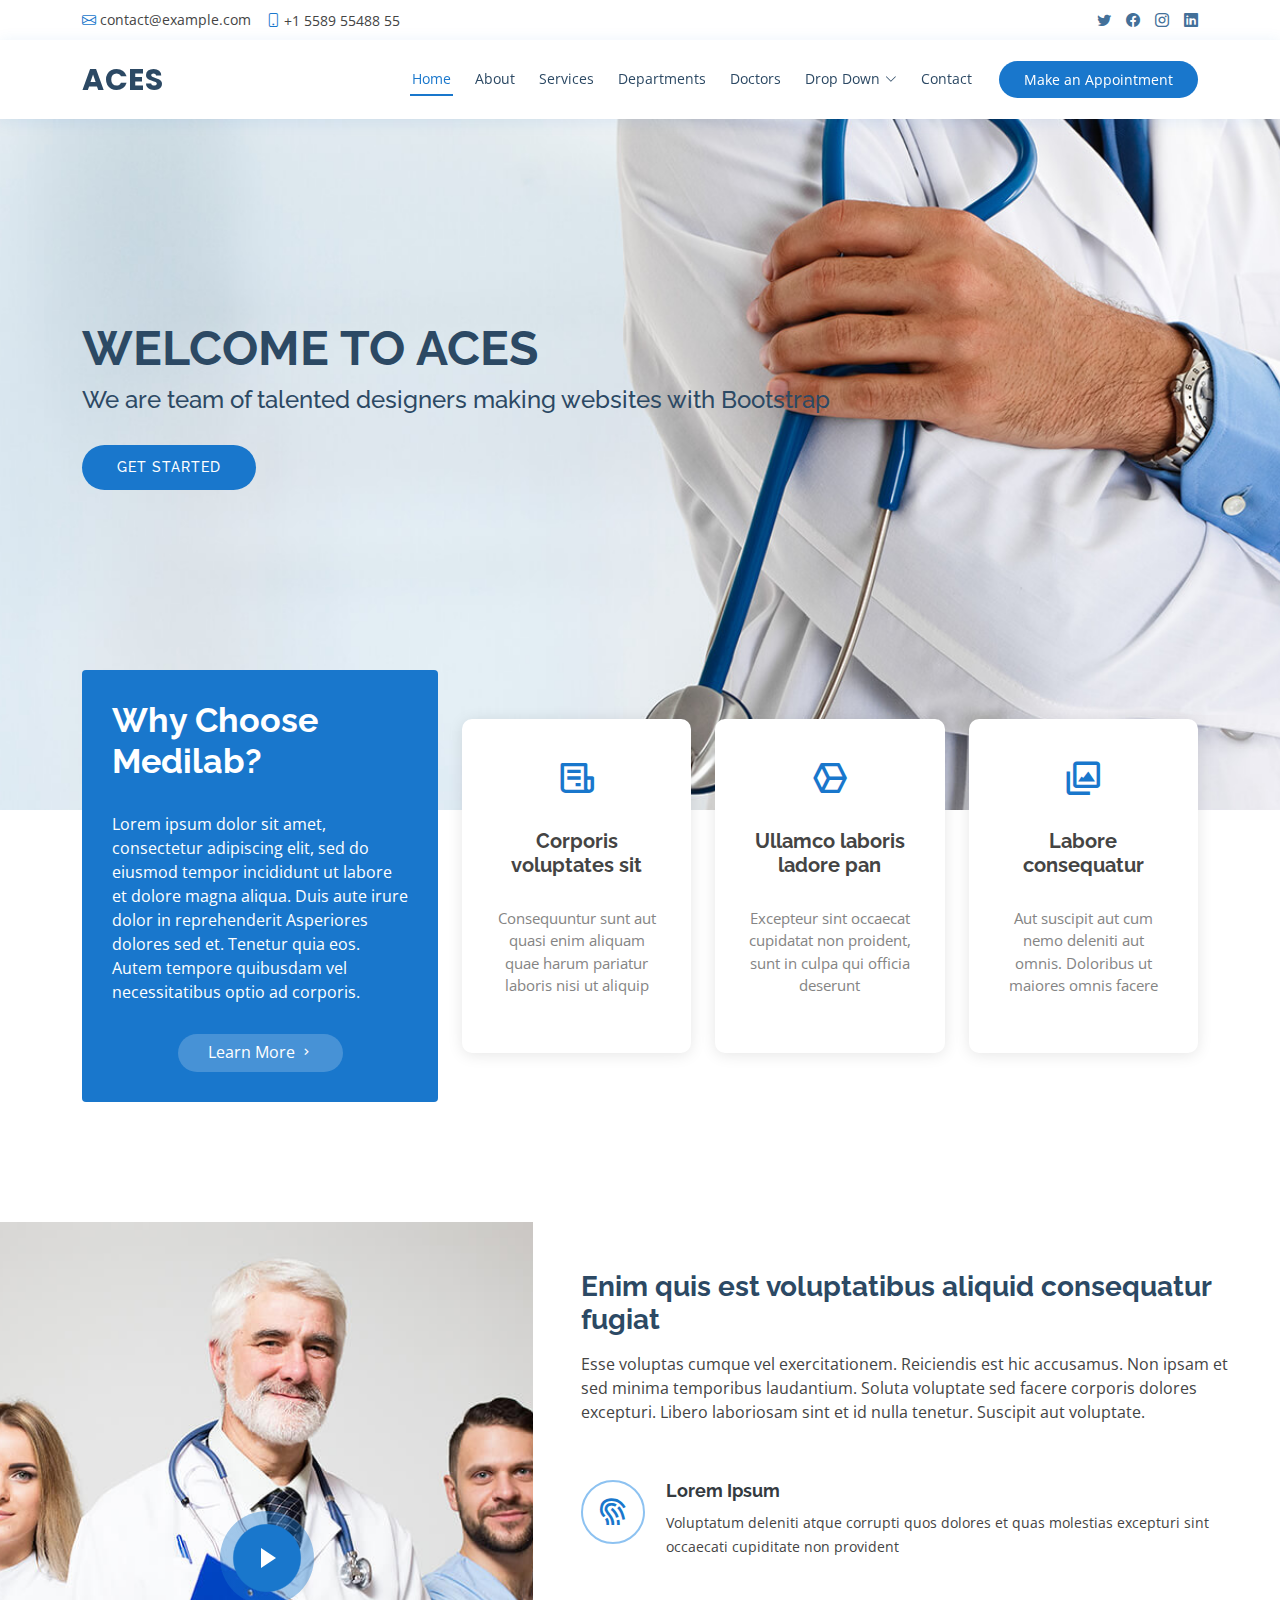
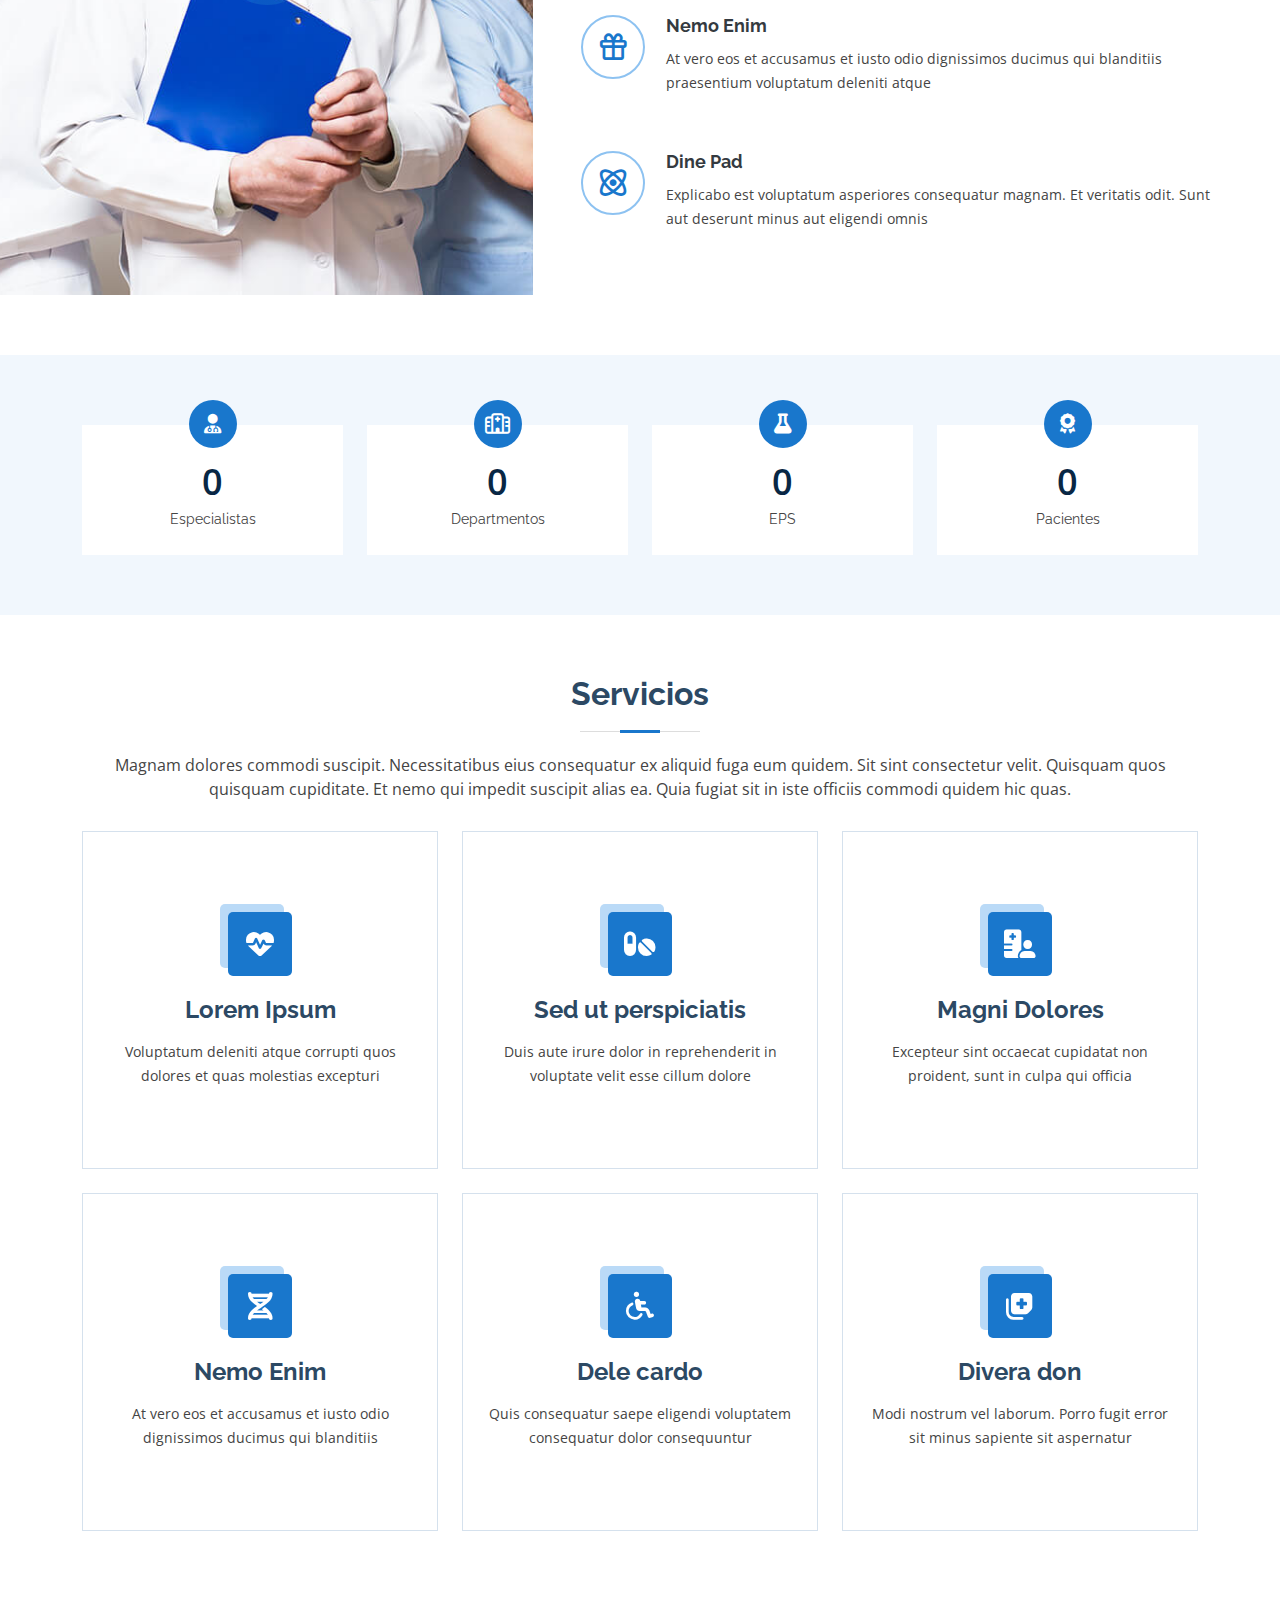
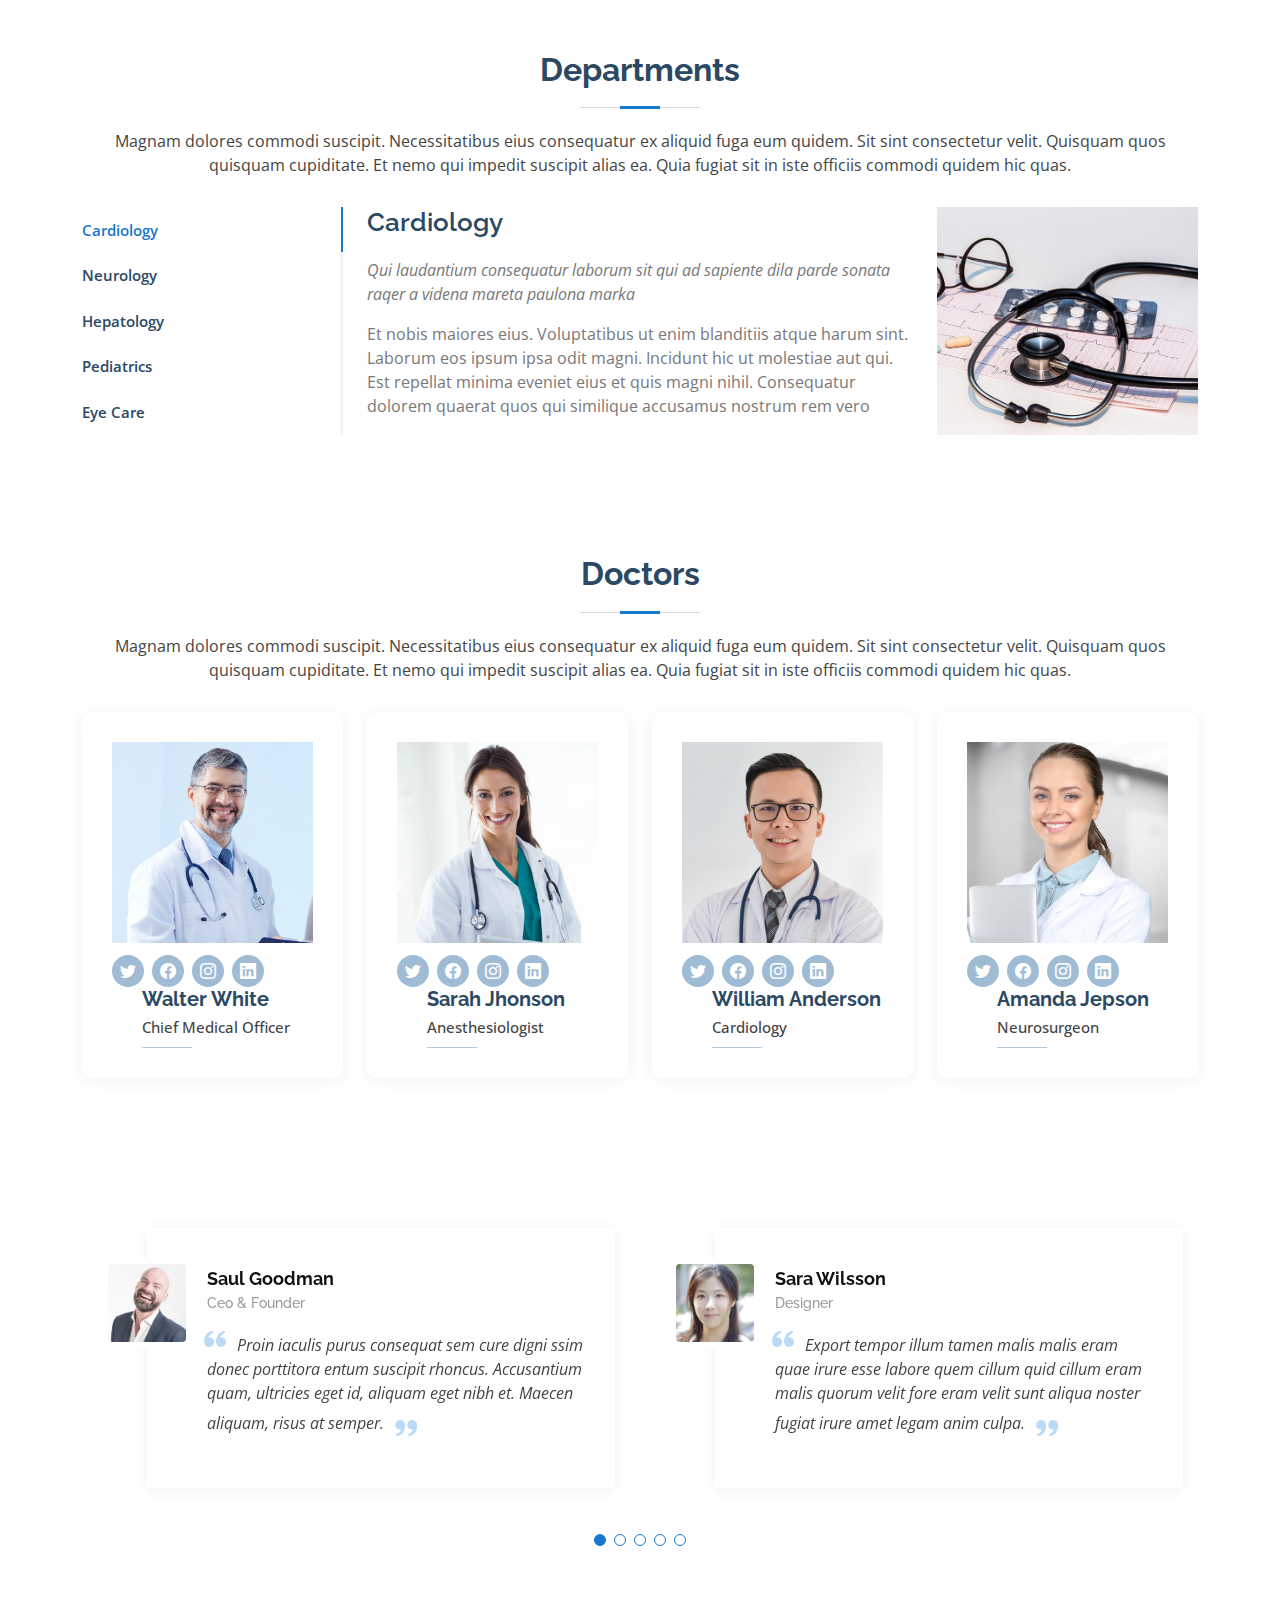
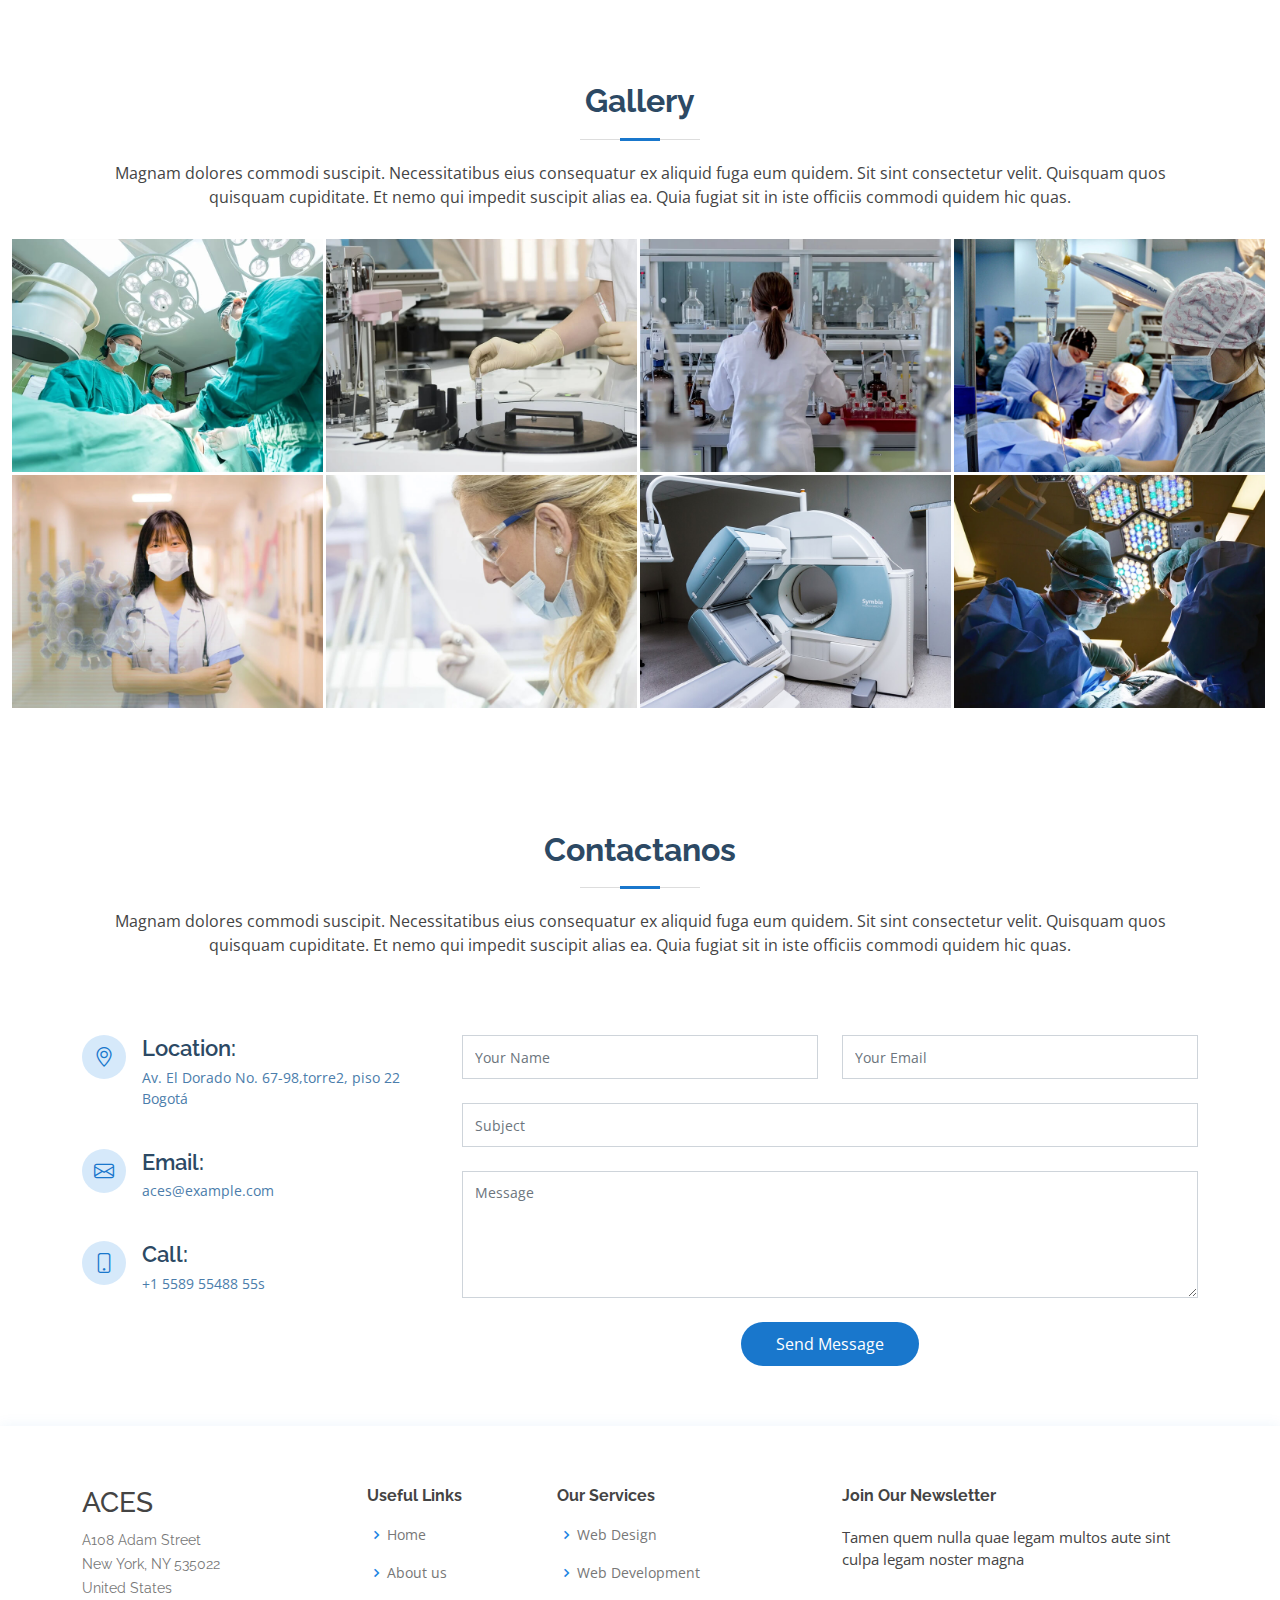
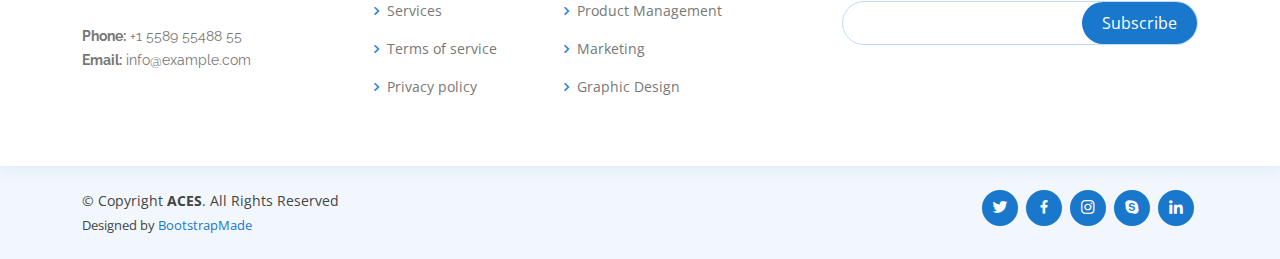
<file: Ciclo3/Bootstraps/Medilab/index.html>
<!DOCTYPE html>
<html lang="en">

<head>
  <meta charset="utf-8">
  <meta content="width=device-width, initial-scale=1.0" name="viewport">

  <title>ACES Index</title>
  <meta content="" name="description">
  <meta content="" name="keywords">

  <!-- Favicons -->
  <link href="assets/img/favicon.png" rel="icon">
  <link href="assets/img/apple-touch-icon.png" rel="apple-touch-icon">

  <!-- Google Fonts -->
  <link href="https://fonts.googleapis.com/css?family=Open+Sans:300,300i,400,400i,600,600i,700,700i|Raleway:300,300i,400,400i,500,500i,600,600i,700,700i|Poppins:300,300i,400,400i,500,500i,600,600i,700,700i" rel="stylesheet">

  <!-- Vendor CSS Files -->
  <link href="assets/vendor/fontawesome-free/css/all.min.css" rel="stylesheet">
  <link href="assets/vendor/animate.css/animate.min.css" rel="stylesheet">
  <link href="assets/vendor/bootstrap/css/bootstrap.min.css" rel="stylesheet">
  <link href="assets/vendor/bootstrap-icons/bootstrap-icons.css" rel="stylesheet">
  <link href="assets/vendor/boxicons/css/boxicons.min.css" rel="stylesheet">
  <link href="assets/vendor/glightbox/css/glightbox.min.css" rel="stylesheet">
  <link href="assets/vendor/remixicon/remixicon.css" rel="stylesheet">
  <link href="assets/vendor/swiper/swiper-bundle.min.css" rel="stylesheet">

  <!-- Template Main CSS File -->
  <link href="assets/css/style.css" rel="stylesheet">
</head>

<body>

  <!-- ======= Top Bar ======= -->
  <div id="topbar" class="d-flex align-items-center fixed-top">
    <div class="container d-flex justify-content-between">
      <div class="contact-info d-flex align-items-center">
        <i class="bi bi-envelope"></i> <a href="mailto:contact@example.com">contact@example.com</a>
        <i class="bi bi-phone"></i> +1 5589 55488 55
      </div>
      <div class="d-none d-lg-flex social-links align-items-center">
        <a href="#" class="twitter"><i class="bi bi-twitter"></i></a>
        <a href="#" class="facebook"><i class="bi bi-facebook"></i></a>
        <a href="#" class="instagram"><i class="bi bi-instagram"></i></a>
        <a href="#" class="linkedin"><i class="bi bi-linkedin"></i></i></a>
      </div>
    </div>
  </div>

  <!-- ======= Header ======= -->
  <header id="header" class="fixed-top">
    <div class="container d-flex align-items-center">

      <h1 class="logo me-auto"><a href="index.html">ACES</a></h1>
      <!-- Uncomment below if you prefer to use an image logo -->
      <!-- <a href="index.html" class="logo me-auto"><img src="assets/img/logo.png" alt="" class="img-fluid"></a>-->

      <nav id="navbar" class="navbar order-last order-lg-0">
        <ul>
          <li><a class="nav-link scrollto active" href="#hero">Home</a></li>
          <li><a class="nav-link scrollto" href="#about">About</a></li>
          <li><a class="nav-link scrollto" href="#services">Services</a></li>
          <li><a class="nav-link scrollto" href="#departments">Departments</a></li>
          <li><a class="nav-link scrollto" href="#doctors">Doctors</a></li>
          <li class="dropdown"><a href="#"><span>Drop Down</span> <i class="bi bi-chevron-down"></i></a>
            <ul>
              <li><a href="#">Drop Down 1</a></li>
              <li class="dropdown"><a href="#"><span>Deep Drop Down</span> <i class="bi bi-chevron-right"></i></a>
                <ul>
                  <li><a href="#">Deep Drop Down 1</a></li>
                  <li><a href="#">Deep Drop Down 2</a></li>
                  <li><a href="#">Deep Drop Down 3</a></li>
                  <li><a href="#">Deep Drop Down 4</a></li>
                  <li><a href="#">Deep Drop Down 5</a></li>
                </ul>
              </li>
              <li><a href="#">Drop Down 2</a></li>
              <li><a href="#">Drop Down 3</a></li>
              <li><a href="#">Drop Down 4</a></li>
            </ul>
          </li>
          <li><a class="nav-link scrollto" href="#contact">Contact</a></li>
        </ul>
        <i class="bi bi-list mobile-nav-toggle"></i>
      </nav><!-- .navbar -->

      <a href="#appointment" class="appointment-btn scrollto"><span class="d-none d-md-inline">Make an</span> Appointment</a>

    </div>
  </header><!-- End Header -->

  <!-- ======= Hero Section ======= -->
  <section id="hero" class="d-flex align-items-center">
    <div class="container">
      <h1>Welcome to ACES</h1>
      <h2>We are team of talented designers making websites with Bootstrap</h2>
      <a href="#about" class="btn-get-started scrollto">Get Started</a>
    </div>
  </section><!-- End Hero -->

  <main id="main">

    <!-- ======= Why Us Section ======= -->
    <section id="why-us" class="why-us">
      <div class="container">

        <div class="row">
          <div class="col-lg-4 d-flex align-items-stretch">
            <div class="content">
              <h3>Why Choose Medilab?</h3>
              <p>
                Lorem ipsum dolor sit amet, consectetur adipiscing elit, sed do eiusmod tempor incididunt ut labore et dolore magna aliqua. Duis aute irure dolor in reprehenderit
                Asperiores dolores sed et. Tenetur quia eos. Autem tempore quibusdam vel necessitatibus optio ad corporis.
              </p>
              <div class="text-center">
                <a href="#" class="more-btn">Learn More <i class="bx bx-chevron-right"></i></a>
              </div>
            </div>
          </div>
          <div class="col-lg-8 d-flex align-items-stretch">
            <div class="icon-boxes d-flex flex-column justify-content-center">
              <div class="row">
                <div class="col-xl-4 d-flex align-items-stretch">
                  <div class="icon-box mt-4 mt-xl-0">
                    <i class="bx bx-receipt"></i>
                    <h4>Corporis voluptates sit</h4>
                    <p>Consequuntur sunt aut quasi enim aliquam quae harum pariatur laboris nisi ut aliquip</p>
                  </div>
                </div>
                <div class="col-xl-4 d-flex align-items-stretch">
                  <div class="icon-box mt-4 mt-xl-0">
                    <i class="bx bx-cube-alt"></i>
                    <h4>Ullamco laboris ladore pan</h4>
                    <p>Excepteur sint occaecat cupidatat non proident, sunt in culpa qui officia deserunt</p>
                  </div>
                </div>
                <div class="col-xl-4 d-flex align-items-stretch">
                  <div class="icon-box mt-4 mt-xl-0">
                    <i class="bx bx-images"></i>
                    <h4>Labore consequatur</h4>
                    <p>Aut suscipit aut cum nemo deleniti aut omnis. Doloribus ut maiores omnis facere</p>
                  </div>
                </div>
              </div>
            </div><!-- End .content-->
          </div>
        </div>

      </div>
    </section><!-- End Why Us Section -->

    <!-- ======= About Section ======= -->
    <section id="about" class="about">
      <div class="container-fluid">

        <div class="row">
          <div class="col-xl-5 col-lg-6 video-box d-flex justify-content-center align-items-stretch position-relative">
            <a href="https://www.youtube.com/watch?v=jDDaplaOz7Q" class="glightbox play-btn mb-4"></a>
          </div>

          <div class="col-xl-7 col-lg-6 icon-boxes d-flex flex-column align-items-stretch justify-content-center py-5 px-lg-5">
            <h3>Enim quis est voluptatibus aliquid consequatur fugiat</h3>
            <p>Esse voluptas cumque vel exercitationem. Reiciendis est hic accusamus. Non ipsam et sed minima temporibus laudantium. Soluta voluptate sed facere corporis dolores excepturi. Libero laboriosam sint et id nulla tenetur. Suscipit aut voluptate.</p>

            <div class="icon-box">
              <div class="icon"><i class="bx bx-fingerprint"></i></div>
              <h4 class="title"><a href="">Lorem Ipsum</a></h4>
              <p class="description">Voluptatum deleniti atque corrupti quos dolores et quas molestias excepturi sint occaecati cupiditate non provident</p>
            </div>

            <div class="icon-box">
              <div class="icon"><i class="bx bx-gift"></i></div>
              <h4 class="title"><a href="">Nemo Enim</a></h4>
              <p class="description">At vero eos et accusamus et iusto odio dignissimos ducimus qui blanditiis praesentium voluptatum deleniti atque</p>
            </div>

            <div class="icon-box">
              <div class="icon"><i class="bx bx-atom"></i></div>
              <h4 class="title"><a href="">Dine Pad</a></h4>
              <p class="description">Explicabo est voluptatum asperiores consequatur magnam. Et veritatis odit. Sunt aut deserunt minus aut eligendi omnis</p>
            </div>

          </div>
        </div>

      </div>
    </section><!-- End About Section -->

    <!-- ======= Counts Section ======= -->
    <section id="counts" class="counts">
      <div class="container">

        <div class="row">

          <div class="col-lg-3 col-md-6">
            <div class="count-box">
              <i class="fas fa-user-md"></i>
              <span data-purecounter-start="0" data-purecounter-end="200" data-purecounter-duration="1" class="purecounter"></span>
              <p>Especialistas</p>
            </div>
          </div>

          <div class="col-lg-3 col-md-6 mt-5 mt-md-0">
            <div class="count-box">
              <i class="far fa-hospital"></i>
              <span data-purecounter-start="0" data-purecounter-end="30" data-purecounter-duration="1" class="purecounter"></span>
              <p>Departmentos</p>
            </div>
          </div>

          <div class="col-lg-3 col-md-6 mt-5 mt-lg-0">
            <div class="count-box">
              <i class="fas fa-flask"></i>
              <span data-purecounter-start="0" data-purecounter-end="40" data-purecounter-duration="1" class="purecounter"></span>
              <p>EPS</p>
            </div>
          </div>

          <div class="col-lg-3 col-md-6 mt-5 mt-lg-0">
            <div class="count-box">
              <i class="fas fa-award"></i>
              <span data-purecounter-start="0" data-purecounter-end="10000000" data-purecounter-duration="1" class="purecounter"></span>
              <p>Pacientes</p>
            </div>
          </div>

        </div>

      </div>
    </section><!-- End Counts Section -->

    <!-- ======= Services Section ======= -->
    <section id="services" class="services">
      <div class="container">

        <div class="section-title">
          <h2>Servicios</h2>
          <p>Magnam dolores commodi suscipit. Necessitatibus eius consequatur ex aliquid fuga eum quidem. Sit sint consectetur velit. Quisquam quos quisquam cupiditate. Et nemo qui impedit suscipit alias ea. Quia fugiat sit in iste officiis commodi quidem hic quas.</p>
        </div>

        <div class="row">
          <div class="col-lg-4 col-md-6 d-flex align-items-stretch">
            <div class="icon-box">
              <div class="icon"><i class="fas fa-heartbeat"></i></div>
              <h4><a href="">Lorem Ipsum</a></h4>
              <p>Voluptatum deleniti atque corrupti quos dolores et quas molestias excepturi</p>
            </div>
          </div>

          <div class="col-lg-4 col-md-6 d-flex align-items-stretch mt-4 mt-md-0">
            <div class="icon-box">
              <div class="icon"><i class="fas fa-pills"></i></div>
              <h4><a href="">Sed ut perspiciatis</a></h4>
              <p>Duis aute irure dolor in reprehenderit in voluptate velit esse cillum dolore</p>
            </div>
          </div>

          <div class="col-lg-4 col-md-6 d-flex align-items-stretch mt-4 mt-lg-0">
            <div class="icon-box">
              <div class="icon"><i class="fas fa-hospital-user"></i></div>
              <h4><a href="">Magni Dolores</a></h4>
              <p>Excepteur sint occaecat cupidatat non proident, sunt in culpa qui officia</p>
            </div>
          </div>

          <div class="col-lg-4 col-md-6 d-flex align-items-stretch mt-4">
            <div class="icon-box">
              <div class="icon"><i class="fas fa-dna"></i></div>
              <h4><a href="">Nemo Enim</a></h4>
              <p>At vero eos et accusamus et iusto odio dignissimos ducimus qui blanditiis</p>
            </div>
          </div>

          <div class="col-lg-4 col-md-6 d-flex align-items-stretch mt-4">
            <div class="icon-box">
              <div class="icon"><i class="fas fa-wheelchair"></i></div>
              <h4><a href="">Dele cardo</a></h4>
              <p>Quis consequatur saepe eligendi voluptatem consequatur dolor consequuntur</p>
            </div>
          </div>

          <div class="col-lg-4 col-md-6 d-flex align-items-stretch mt-4">
            <div class="icon-box">
              <div class="icon"><i class="fas fa-notes-medical"></i></div>
              <h4><a href="">Divera don</a></h4>
              <p>Modi nostrum vel laborum. Porro fugit error sit minus sapiente sit aspernatur</p>
            </div>
          </div>

        </div>

      </div>
    </section><!-- End Services Section -->

    <!-- ======= Departments Section ======= -->
    <section id="departments" class="departments">
      <div class="container">

        <div class="section-title">
          <h2>Departments</h2>
          <p>Magnam dolores commodi suscipit. Necessitatibus eius consequatur ex aliquid fuga eum quidem. Sit sint consectetur velit. Quisquam quos quisquam cupiditate. Et nemo qui impedit suscipit alias ea. Quia fugiat sit in iste officiis commodi quidem hic quas.</p>
        </div>

        <div class="row gy-4">
          <div class="col-lg-3">
            <ul class="nav nav-tabs flex-column">
              <li class="nav-item">
                <a class="nav-link active show" data-bs-toggle="tab" href="#tab-1">Cardiology</a>
              </li>
              <li class="nav-item">
                <a class="nav-link" data-bs-toggle="tab" href="#tab-2">Neurology</a>
              </li>
              <li class="nav-item">
                <a class="nav-link" data-bs-toggle="tab" href="#tab-3">Hepatology</a>
              </li>
              <li class="nav-item">
                <a class="nav-link" data-bs-toggle="tab" href="#tab-4">Pediatrics</a>
              </li>
              <li class="nav-item">
                <a class="nav-link" data-bs-toggle="tab" href="#tab-5">Eye Care</a>
              </li>
            </ul>
          </div>
          <div class="col-lg-9">
            <div class="tab-content">
              <div class="tab-pane active show" id="tab-1">
                <div class="row gy-4">
                  <div class="col-lg-8 details order-2 order-lg-1">
                    <h3>Cardiology</h3>
                    <p class="fst-italic">Qui laudantium consequatur laborum sit qui ad sapiente dila parde sonata raqer a videna mareta paulona marka</p>
                    <p>Et nobis maiores eius. Voluptatibus ut enim blanditiis atque harum sint. Laborum eos ipsum ipsa odit magni. Incidunt hic ut molestiae aut qui. Est repellat minima eveniet eius et quis magni nihil. Consequatur dolorem quaerat quos qui similique accusamus nostrum rem vero</p>
                  </div>
                  <div class="col-lg-4 text-center order-1 order-lg-2">
                    <img src="assets/img/departments-1.jpg" alt="" class="img-fluid">
                  </div>
                </div>
              </div>
              <div class="tab-pane" id="tab-2">
                <div class="row gy-4">
                  <div class="col-lg-8 details order-2 order-lg-1">
                    <h3>Et blanditiis nemo veritatis excepturi</h3>
                    <p class="fst-italic">Qui laudantium consequatur laborum sit qui ad sapiente dila parde sonata raqer a videna mareta paulona marka</p>
                    <p>Ea ipsum voluptatem consequatur quis est. Illum error ullam omnis quia et reiciendis sunt sunt est. Non aliquid repellendus itaque accusamus eius et velit ipsa voluptates. Optio nesciunt eaque beatae accusamus lerode pakto madirna desera vafle de nideran pal</p>
                  </div>
                  <div class="col-lg-4 text-center order-1 order-lg-2">
                    <img src="assets/img/departments-2.jpg" alt="" class="img-fluid">
                  </div>
                </div>
              </div>
              <div class="tab-pane" id="tab-3">
                <div class="row gy-4">
                  <div class="col-lg-8 details order-2 order-lg-1">
                    <h3>Impedit facilis occaecati odio neque aperiam sit</h3>
                    <p class="fst-italic">Eos voluptatibus quo. Odio similique illum id quidem non enim fuga. Qui natus non sunt dicta dolor et. In asperiores velit quaerat perferendis aut</p>
                    <p>Iure officiis odit rerum. Harum sequi eum illum corrupti culpa veritatis quisquam. Neque necessitatibus illo rerum eum ut. Commodi ipsam minima molestiae sed laboriosam a iste odio. Earum odit nesciunt fugiat sit ullam. Soluta et harum voluptatem optio quae</p>
                  </div>
                  <div class="col-lg-4 text-center order-1 order-lg-2">
                    <img src="assets/img/departments-3.jpg" alt="" class="img-fluid">
                  </div>
                </div>
              </div>
              <div class="tab-pane" id="tab-4">
                <div class="row gy-4">
                  <div class="col-lg-8 details order-2 order-lg-1">
                    <h3>Fuga dolores inventore laboriosam ut est accusamus laboriosam dolore</h3>
                    <p class="fst-italic">Totam aperiam accusamus. Repellat consequuntur iure voluptas iure porro quis delectus</p>
                    <p>Eaque consequuntur consequuntur libero expedita in voluptas. Nostrum ipsam necessitatibus aliquam fugiat debitis quis velit. Eum ex maxime error in consequatur corporis atque. Eligendi asperiores sed qui veritatis aperiam quia a laborum inventore</p>
                  </div>
                  <div class="col-lg-4 text-center order-1 order-lg-2">
                    <img src="assets/img/departments-4.jpg" alt="" class="img-fluid">
                  </div>
                </div>
              </div>
              <div class="tab-pane" id="tab-5">
                <div class="row gy-4">
                  <div class="col-lg-8 details order-2 order-lg-1">
                    <h3>Est eveniet ipsam sindera pad rone matrelat sando reda</h3>
                    <p class="fst-italic">Omnis blanditiis saepe eos autem qui sunt debitis porro quia.</p>
                    <p>Exercitationem nostrum omnis. Ut reiciendis repudiandae minus. Omnis recusandae ut non quam ut quod eius qui. Ipsum quia odit vero atque qui quibusdam amet. Occaecati sed est sint aut vitae molestiae voluptate vel</p>
                  </div>
                  <div class="col-lg-4 text-center order-1 order-lg-2">
                    <img src="assets/img/departments-5.jpg" alt="" class="img-fluid">
                  </div>
                </div>
              </div>
            </div>
          </div>
        </div>

      </div>
    </section><!-- End Departments Section -->


    <!-- ======= Doctors Section ======= -->
    <section id="doctors" class="doctors section-bg">
      <div class="container" data-aos="fade-up">

        <div class="section-title">
          <h2>Doctors</h2>
          <p>Magnam dolores commodi suscipit. Necessitatibus eius consequatur ex aliquid fuga eum quidem. Sit sint consectetur velit. Quisquam quos quisquam cupiditate. Et nemo qui impedit suscipit alias ea. Quia fugiat sit in iste officiis commodi quidem hic quas.</p>
        </div>

        <div class="row">

          <div class="col-lg-3 col-md-6 d-flex align-items-stretch">
            <div class="member" data-aos="fade-up" data-aos-delay="100">
              <div class="member-img">
                <img src="assets/img/doctors/doctors-1.jpg" class="img-fluid" alt="">
                <div class="social">
                  <a href=""><i class="bi bi-twitter"></i></a>
                  <a href=""><i class="bi bi-facebook"></i></a>
                  <a href=""><i class="bi bi-instagram"></i></a>
                  <a href=""><i class="bi bi-linkedin"></i></a>
                </div>
              </div>
              <div class="member-info">
                <h4>Walter White</h4>
                <span>Chief Medical Officer</span>
              </div>
            </div>
          </div>

          <div class="col-lg-3 col-md-6 d-flex align-items-stretch">
            <div class="member" data-aos="fade-up" data-aos-delay="200">
              <div class="member-img">
                <img src="assets/img/doctors/doctors-2.jpg" class="img-fluid" alt="">
                <div class="social">
                  <a href=""><i class="bi bi-twitter"></i></a>
                  <a href=""><i class="bi bi-facebook"></i></a>
                  <a href=""><i class="bi bi-instagram"></i></a>
                  <a href=""><i class="bi bi-linkedin"></i></a>
                </div>
              </div>
              <div class="member-info">
                <h4>Sarah Jhonson</h4>
                <span>Anesthesiologist</span>
              </div>
            </div>
          </div>

          <div class="col-lg-3 col-md-6 d-flex align-items-stretch">
            <div class="member" data-aos="fade-up" data-aos-delay="300">
              <div class="member-img">
                <img src="assets/img/doctors/doctors-3.jpg" class="img-fluid" alt="">
                <div class="social">
                  <a href=""><i class="bi bi-twitter"></i></a>
                  <a href=""><i class="bi bi-facebook"></i></a>
                  <a href=""><i class="bi bi-instagram"></i></a>
                  <a href=""><i class="bi bi-linkedin"></i></a>
                </div>
              </div>
              <div class="member-info">
                <h4>William Anderson</h4>
                <span>Cardiology</span>
              </div>
            </div>
          </div>

          <div class="col-lg-3 col-md-6 d-flex align-items-stretch">
            <div class="member" data-aos="fade-up" data-aos-delay="400">
              <div class="member-img">
                <img src="assets/img/doctors/doctors-4.jpg" class="img-fluid" alt="">
                <div class="social">
                  <a href=""><i class="bi bi-twitter"></i></a>
                  <a href=""><i class="bi bi-facebook"></i></a>
                  <a href=""><i class="bi bi-instagram"></i></a>
                  <a href=""><i class="bi bi-linkedin"></i></a>
                </div>
              </div>
              <div class="member-info">
                <h4>Amanda Jepson</h4>
                <span>Neurosurgeon</span>
              </div>
            </div>
          </div>

        </div>

      </div>
    </section><!-- End Doctors Section -->

    <!-- ======= Testimonials Section ======= -->
    <section id="testimonials" class="testimonials">
      <div class="container">

        <div class="testimonials-slider swiper" data-aos="fade-up" data-aos-delay="100">
          <div class="swiper-wrapper">

            <div class="swiper-slide">
              <div class="testimonial-wrap">
                <div class="testimonial-item">
                  <img src="assets/img/testimonials/testimonials-1.jpg" class="testimonial-img" alt="">
                  <h3>Saul Goodman</h3>
                  <h4>Ceo &amp; Founder</h4>
                  <p>
                    <i class="bx bxs-quote-alt-left quote-icon-left"></i>
                    Proin iaculis purus consequat sem cure digni ssim donec porttitora entum suscipit rhoncus. Accusantium quam, ultricies eget id, aliquam eget nibh et. Maecen aliquam, risus at semper.
                    <i class="bx bxs-quote-alt-right quote-icon-right"></i>
                  </p>
                </div>
              </div>
            </div><!-- End testimonial item -->

            <div class="swiper-slide">
              <div class="testimonial-wrap">
                <div class="testimonial-item">
                  <img src="assets/img/testimonials/testimonials-2.jpg" class="testimonial-img" alt="">
                  <h3>Sara Wilsson</h3>
                  <h4>Designer</h4>
                  <p>
                    <i class="bx bxs-quote-alt-left quote-icon-left"></i>
                    Export tempor illum tamen malis malis eram quae irure esse labore quem cillum quid cillum eram malis quorum velit fore eram velit sunt aliqua noster fugiat irure amet legam anim culpa.
                    <i class="bx bxs-quote-alt-right quote-icon-right"></i>
                  </p>
                </div>
              </div>
            </div><!-- End testimonial item -->

            <div class="swiper-slide">
              <div class="testimonial-wrap">
                <div class="testimonial-item">
                  <img src="assets/img/testimonials/testimonials-3.jpg" class="testimonial-img" alt="">
                  <h3>Jena Karlis</h3>
                  <h4>Store Owner</h4>
                  <p>
                    <i class="bx bxs-quote-alt-left quote-icon-left"></i>
                    Enim nisi quem export duis labore cillum quae magna enim sint quorum nulla quem veniam duis minim tempor labore quem eram duis noster aute amet eram fore quis sint minim.
                    <i class="bx bxs-quote-alt-right quote-icon-right"></i>
                  </p>
                </div>
              </div>
            </div><!-- End testimonial item -->

            <div class="swiper-slide">
              <div class="testimonial-wrap">
                <div class="testimonial-item">
                  <img src="assets/img/testimonials/testimonials-4.jpg" class="testimonial-img" alt="">
                  <h3>Matt Brandon</h3>
                  <h4>Freelancer</h4>
                  <p>
                    <i class="bx bxs-quote-alt-left quote-icon-left"></i>
                    Fugiat enim eram quae cillum dolore dolor amet nulla culpa multos export minim fugiat minim velit minim dolor enim duis veniam ipsum anim magna sunt elit fore quem dolore labore illum veniam.
                    <i class="bx bxs-quote-alt-right quote-icon-right"></i>
                  </p>
                </div>
              </div>
            </div><!-- End testimonial item -->

            <div class="swiper-slide">
              <div class="testimonial-wrap">
                <div class="testimonial-item">
                  <img src="assets/img/testimonials/testimonials-5.jpg" class="testimonial-img" alt="">
                  <h3>John Larson</h3>
                  <h4>Entrepreneur</h4>
                  <p>
                    <i class="bx bxs-quote-alt-left quote-icon-left"></i>
                    Quis quorum aliqua sint quem legam fore sunt eram irure aliqua veniam tempor noster veniam enim culpa labore duis sunt culpa nulla illum cillum fugiat legam esse veniam culpa fore nisi cillum quid.
                    <i class="bx bxs-quote-alt-right quote-icon-right"></i>
                  </p>
                </div>
              </div>
            </div><!-- End testimonial item -->

          </div>
          <div class="swiper-pagination"></div>
        </div>

      </div>
    </section><!-- End Testimonials Section -->

    <!-- ======= Gallery Section ======= -->
    <section id="gallery" class="gallery">
      <div class="container">

        <div class="section-title">
          <h2>Gallery</h2>
          <p>Magnam dolores commodi suscipit. Necessitatibus eius consequatur ex aliquid fuga eum quidem. Sit sint consectetur velit. Quisquam quos quisquam cupiditate. Et nemo qui impedit suscipit alias ea. Quia fugiat sit in iste officiis commodi quidem hic quas.</p>
        </div>
      </div>

      <div class="container-fluid">
        <div class="row g-0">

          <div class="col-lg-3 col-md-4">
            <div class="gallery-item">
              <a href="assets/img/gallery/gallery-1.jpg" class="galelry-lightbox">
                <img src="assets/img/gallery/gallery-1.jpg" alt="" class="img-fluid">
              </a>
            </div>
          </div>

          <div class="col-lg-3 col-md-4">
            <div class="gallery-item">
              <a href="assets/img/gallery/gallery-2.jpg" class="galelry-lightbox">
                <img src="assets/img/gallery/gallery-2.jpg" alt="" class="img-fluid">
              </a>
            </div>
          </div>

          <div class="col-lg-3 col-md-4">
            <div class="gallery-item">
              <a href="assets/img/gallery/gallery-3.jpg" class="galelry-lightbox">
                <img src="assets/img/gallery/gallery-3.jpg" alt="" class="img-fluid">
              </a>
            </div>
          </div>

          <div class="col-lg-3 col-md-4">
            <div class="gallery-item">
              <a href="assets/img/gallery/gallery-4.jpg" class="galelry-lightbox">
                <img src="assets/img/gallery/gallery-4.jpg" alt="" class="img-fluid">
              </a>
            </div>
          </div>

          <div class="col-lg-3 col-md-4">
            <div class="gallery-item">
              <a href="assets/img/gallery/gallery-5.jpg" class="galelry-lightbox">
                <img src="assets/img/gallery/gallery-5.jpg" alt="" class="img-fluid">
              </a>
            </div>
          </div>

          <div class="col-lg-3 col-md-4">
            <div class="gallery-item">
              <a href="assets/img/gallery/gallery-6.jpg" class="galelry-lightbox">
                <img src="assets/img/gallery/gallery-6.jpg" alt="" class="img-fluid">
              </a>
            </div>
          </div>

          <div class="col-lg-3 col-md-4">
            <div class="gallery-item">
              <a href="assets/img/gallery/gallery-7.jpg" class="galelry-lightbox">
                <img src="assets/img/gallery/gallery-7.jpg" alt="" class="img-fluid">
              </a>
            </div>
          </div>

          <div class="col-lg-3 col-md-4">
            <div class="gallery-item">
              <a href="assets/img/gallery/gallery-8.jpg" class="galelry-lightbox">
                <img src="assets/img/gallery/gallery-8.jpg" alt="" class="img-fluid">
              </a>
            </div>
          </div>

        </div>

      </div>
    </section><!-- End Gallery Section -->

    <!-- ======= Contact Section ======= -->
    <section id="contact" class="contact">
      <div class="container">

        <div class="section-title">
          <h2>Contactanos</h2>
          <p>Magnam dolores commodi suscipit. Necessitatibus eius consequatur ex aliquid fuga eum quidem. Sit sint consectetur velit. Quisquam quos quisquam cupiditate. Et nemo qui impedit suscipit alias ea. Quia fugiat sit in iste officiis commodi quidem hic quas.</p>
        </div>
      </div>
      <div class="container">
        <div class="row mt-5">
          <div class="col-lg-4">
            <div class="info">
              <div class="address">
                <i class="bi bi-geo-alt"></i>
                <h4>Location:</h4>
                <p>Av. El Dorado No. 67-98,torre2, piso 22 Bogotá</p>
              </div>

              <div class="email">
                <i class="bi bi-envelope"></i>
                <h4>Email:</h4>
                <p>aces@example.com</p>
              </div>

              <div class="phone">
                <i class="bi bi-phone"></i>
                <h4>Call:</h4>
                <p>+1 5589 55488 55s</p>
              </div>

            </div>

          </div>

          <div class="col-lg-8 mt-5 mt-lg-0">

            <form action="forms/contact.php" method="post" role="form" class="php-email-form">
              <div class="row">
                <div class="col-md-6 form-group">
                  <input type="text" name="name" class="form-control" id="name" placeholder="Your Name" required>
                </div>
                <div class="col-md-6 form-group mt-3 mt-md-0">
                  <input type="email" class="form-control" name="email" id="email" placeholder="Your Email" required>
                </div>
              </div>
              <div class="form-group mt-3">
                <input type="text" class="form-control" name="subject" id="subject" placeholder="Subject" required>
              </div>
              <div class="form-group mt-3">
                <textarea class="form-control" name="message" rows="5" placeholder="Message" required></textarea>
              </div>
              <div class="my-3">
                <div class="loading">Loading</div>
                <div class="error-message"></div>
                <div class="sent-message">Your message has been sent. Thank you!</div>
              </div>
              <div class="text-center"><button type="submit">Send Message</button></div>
            </form>

          </div>

        </div>

      </div>
    </section><!-- End Contact Section -->

  </main><!-- End #main -->

  <!-- ======= Footer ======= -->
  <footer id="footer">

    <div class="footer-top">
      <div class="container">
        <div class="row">

          <div class="col-lg-3 col-md-6 footer-contact">
            <h3>ACES</h3>
            <p>
              A108 Adam Street <br>
              New York, NY 535022<br>
              United States <br><br>
              <strong>Phone:</strong> +1 5589 55488 55<br>
              <strong>Email:</strong> info@example.com<br>
            </p>
          </div>

          <div class="col-lg-2 col-md-6 footer-links">
            <h4>Useful Links</h4>
            <ul>
              <li><i class="bx bx-chevron-right"></i> <a href="#">Home</a></li>
              <li><i class="bx bx-chevron-right"></i> <a href="#">About us</a></li>
              <li><i class="bx bx-chevron-right"></i> <a href="#">Services</a></li>
              <li><i class="bx bx-chevron-right"></i> <a href="#">Terms of service</a></li>
              <li><i class="bx bx-chevron-right"></i> <a href="#">Privacy policy</a></li>
            </ul>
          </div>

          <div class="col-lg-3 col-md-6 footer-links">
            <h4>Our Services</h4>
            <ul>
              <li><i class="bx bx-chevron-right"></i> <a href="#">Web Design</a></li>
              <li><i class="bx bx-chevron-right"></i> <a href="#">Web Development</a></li>
              <li><i class="bx bx-chevron-right"></i> <a href="#">Product Management</a></li>
              <li><i class="bx bx-chevron-right"></i> <a href="#">Marketing</a></li>
              <li><i class="bx bx-chevron-right"></i> <a href="#">Graphic Design</a></li>
            </ul>
          </div>

          <div class="col-lg-4 col-md-6 footer-newsletter">
            <h4>Join Our Newsletter</h4>
            <p>Tamen quem nulla quae legam multos aute sint culpa legam noster magna</p>
            <form action="" method="post">
              <input type="email" name="email"><input type="submit" value="Subscribe">
            </form>
          </div>

        </div>
      </div>
    </div>

    <div class="container d-md-flex py-4">

      <div class="me-md-auto text-center text-md-start">
        <div class="copyright">
          &copy; Copyright <strong><span>ACES</span></strong>. All Rights Reserved
        </div>
        <div class="credits">
          <!-- All the links in the footer should remain intact. -->
          <!-- You can delete the links only if you purchased the pro version. -->
          <!-- Licensing information: https://bootstrapmade.com/license/ -->
          <!-- Purchase the pro version with working PHP/AJAX contact form: https://bootstrapmade.com/medilab-free-medical-bootstrap-theme/ -->
          Designed by <a href="https://bootstrapmade.com/">BootstrapMade</a>
        </div>
      </div>
      <div class="social-links text-center text-md-right pt-3 pt-md-0">
        <a href="#" class="twitter"><i class="bx bxl-twitter"></i></a>
        <a href="#" class="facebook"><i class="bx bxl-facebook"></i></a>
        <a href="#" class="instagram"><i class="bx bxl-instagram"></i></a>
        <a href="#" class="google-plus"><i class="bx bxl-skype"></i></a>
        <a href="#" class="linkedin"><i class="bx bxl-linkedin"></i></a>
      </div>
    </div>
  </footer><!-- End Footer -->

  <div id="preloader"></div>
  <a href="#" class="back-to-top d-flex align-items-center justify-content-center"><i class="bi bi-arrow-up-short"></i></a>

  <!-- Vendor JS Files -->
  <script src="assets/vendor/purecounter/purecounter_vanilla.js"></script>
  <script src="assets/vendor/bootstrap/js/bootstrap.bundle.min.js"></script>
  <script src="assets/vendor/glightbox/js/glightbox.min.js"></script>
  <script src="assets/vendor/swiper/swiper-bundle.min.js"></script>
  <script src="assets/vendor/php-email-form/validate.js"></script>

  <!-- Template Main JS File -->
  <script src="assets/js/main.js"></script>

</body>

</html>
</file>
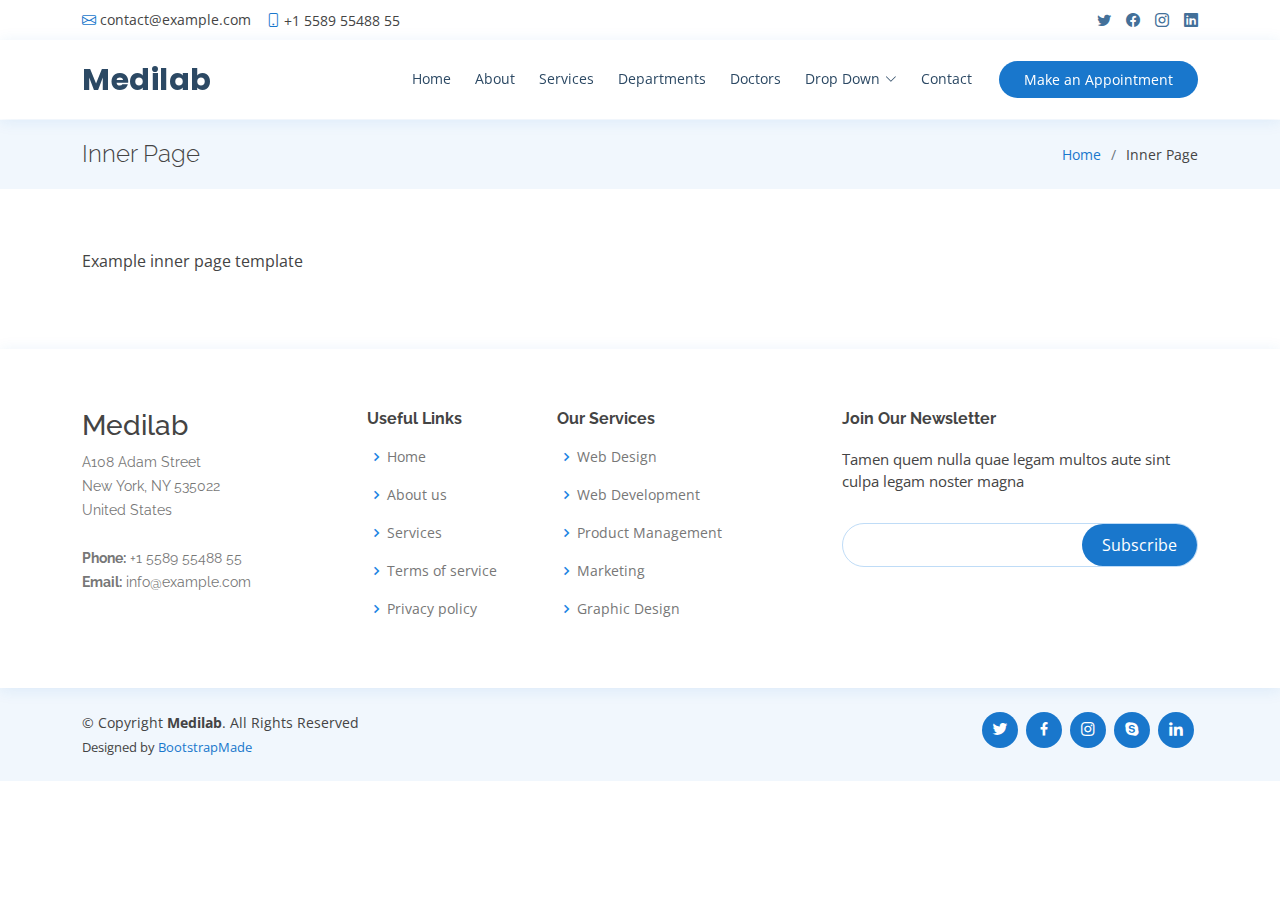
<file: Ciclo3/Bootstraps/Medilab/inner-page.html>
<!DOCTYPE html>
<html lang="en">

<head>
  <meta charset="utf-8">
  <meta content="width=device-width, initial-scale=1.0" name="viewport">

  <title>Inner Page - Medilab Bootstrap Template</title>
  <meta content="" name="description">
  <meta content="" name="keywords">

  <!-- Favicons -->
  <link href="assets/img/favicon.png" rel="icon">
  <link href="assets/img/apple-touch-icon.png" rel="apple-touch-icon">

  <!-- Google Fonts -->
  <link href="https://fonts.googleapis.com/css?family=Open+Sans:300,300i,400,400i,600,600i,700,700i|Raleway:300,300i,400,400i,500,500i,600,600i,700,700i|Poppins:300,300i,400,400i,500,500i,600,600i,700,700i" rel="stylesheet">

  <!-- Vendor CSS Files -->
  <link href="assets/vendor/fontawesome-free/css/all.min.css" rel="stylesheet">
  <link href="assets/vendor/animate.css/animate.min.css" rel="stylesheet">
  <link href="assets/vendor/bootstrap/css/bootstrap.min.css" rel="stylesheet">
  <link href="assets/vendor/bootstrap-icons/bootstrap-icons.css" rel="stylesheet">
  <link href="assets/vendor/boxicons/css/boxicons.min.css" rel="stylesheet">
  <link href="assets/vendor/glightbox/css/glightbox.min.css" rel="stylesheet">
  <link href="assets/vendor/remixicon/remixicon.css" rel="stylesheet">
  <link href="assets/vendor/swiper/swiper-bundle.min.css" rel="stylesheet">

  <!-- Template Main CSS File -->
  <link href="assets/css/style.css" rel="stylesheet">

  <!-- =======================================================
  * Template Name: Medilab - v4.9.0
  * Template URL: https://bootstrapmade.com/medilab-free-medical-bootstrap-theme/
  * Author: BootstrapMade.com
  * License: https://bootstrapmade.com/license/
  ======================================================== -->
</head>

<body>

  <!-- ======= Top Bar ======= -->
  <div id="topbar" class="d-flex align-items-center fixed-top">
    <div class="container d-flex justify-content-between">
      <div class="contact-info d-flex align-items-center">
        <i class="bi bi-envelope"></i> <a href="mailto:contact@example.com">contact@example.com</a>
        <i class="bi bi-phone"></i> +1 5589 55488 55
      </div>
      <div class="d-none d-lg-flex social-links align-items-center">
        <a href="#" class="twitter"><i class="bi bi-twitter"></i></a>
        <a href="#" class="facebook"><i class="bi bi-facebook"></i></a>
        <a href="#" class="instagram"><i class="bi bi-instagram"></i></a>
        <a href="#" class="linkedin"><i class="bi bi-linkedin"></i></i></a>
      </div>
    </div>
  </div>

  <!-- ======= Header ======= -->
  <header id="header" class="fixed-top">
    <div class="container d-flex align-items-center">

      <h1 class="logo me-auto"><a href="index.html">Medilab</a></h1>
      <!-- Uncomment below if you prefer to use an image logo -->
      <!-- <a href="index.html" class="logo me-auto"><img src="assets/img/logo.png" alt="" class="img-fluid"></a>-->

      <nav id="navbar" class="navbar order-last order-lg-0">
        <ul>
          <li><a class="nav-link scrollto " href="#hero">Home</a></li>
          <li><a class="nav-link scrollto" href="#about">About</a></li>
          <li><a class="nav-link scrollto" href="#services">Services</a></li>
          <li><a class="nav-link scrollto" href="#departments">Departments</a></li>
          <li><a class="nav-link scrollto" href="#doctors">Doctors</a></li>
          <li class="dropdown"><a href="#"><span>Drop Down</span> <i class="bi bi-chevron-down"></i></a>
            <ul>
              <li><a href="#">Drop Down 1</a></li>
              <li class="dropdown"><a href="#"><span>Deep Drop Down</span> <i class="bi bi-chevron-right"></i></a>
                <ul>
                  <li><a href="#">Deep Drop Down 1</a></li>
                  <li><a href="#">Deep Drop Down 2</a></li>
                  <li><a href="#">Deep Drop Down 3</a></li>
                  <li><a href="#">Deep Drop Down 4</a></li>
                  <li><a href="#">Deep Drop Down 5</a></li>
                </ul>
              </li>
              <li><a href="#">Drop Down 2</a></li>
              <li><a href="#">Drop Down 3</a></li>
              <li><a href="#">Drop Down 4</a></li>
            </ul>
          </li>
          <li><a class="nav-link scrollto" href="#contact">Contact</a></li>
        </ul>
        <i class="bi bi-list mobile-nav-toggle"></i>
      </nav><!-- .navbar -->

      <a href="#appointment" class="appointment-btn scrollto"><span class="d-none d-md-inline">Make an</span> Appointment</a>

    </div>
  </header><!-- End Header -->

  <main id="main">

    <!-- ======= Breadcrumbs Section ======= -->
    <section class="breadcrumbs">
      <div class="container">

        <div class="d-flex justify-content-between align-items-center">
          <h2>Inner Page</h2>
          <ol>
            <li><a href="index.html">Home</a></li>
            <li>Inner Page</li>
          </ol>
        </div>

      </div>
    </section><!-- End Breadcrumbs Section -->

    <section class="inner-page">
      <div class="container">
        <p>
          Example inner page template
        </p>
      </div>
    </section>

  </main><!-- End #main -->

  <!-- ======= Footer ======= -->
  <footer id="footer">

    <div class="footer-top">
      <div class="container">
        <div class="row">

          <div class="col-lg-3 col-md-6 footer-contact">
            <h3>Medilab</h3>
            <p>
              A108 Adam Street <br>
              New York, NY 535022<br>
              United States <br><br>
              <strong>Phone:</strong> +1 5589 55488 55<br>
              <strong>Email:</strong> info@example.com<br>
            </p>
          </div>

          <div class="col-lg-2 col-md-6 footer-links">
            <h4>Useful Links</h4>
            <ul>
              <li><i class="bx bx-chevron-right"></i> <a href="#">Home</a></li>
              <li><i class="bx bx-chevron-right"></i> <a href="#">About us</a></li>
              <li><i class="bx bx-chevron-right"></i> <a href="#">Services</a></li>
              <li><i class="bx bx-chevron-right"></i> <a href="#">Terms of service</a></li>
              <li><i class="bx bx-chevron-right"></i> <a href="#">Privacy policy</a></li>
            </ul>
          </div>

          <div class="col-lg-3 col-md-6 footer-links">
            <h4>Our Services</h4>
            <ul>
              <li><i class="bx bx-chevron-right"></i> <a href="#">Web Design</a></li>
              <li><i class="bx bx-chevron-right"></i> <a href="#">Web Development</a></li>
              <li><i class="bx bx-chevron-right"></i> <a href="#">Product Management</a></li>
              <li><i class="bx bx-chevron-right"></i> <a href="#">Marketing</a></li>
              <li><i class="bx bx-chevron-right"></i> <a href="#">Graphic Design</a></li>
            </ul>
          </div>

          <div class="col-lg-4 col-md-6 footer-newsletter">
            <h4>Join Our Newsletter</h4>
            <p>Tamen quem nulla quae legam multos aute sint culpa legam noster magna</p>
            <form action="" method="post">
              <input type="email" name="email"><input type="submit" value="Subscribe">
            </form>
          </div>

        </div>
      </div>
    </div>

    <div class="container d-md-flex py-4">

      <div class="me-md-auto text-center text-md-start">
        <div class="copyright">
          &copy; Copyright <strong><span>Medilab</span></strong>. All Rights Reserved
        </div>
        <div class="credits">
          <!-- All the links in the footer should remain intact. -->
          <!-- You can delete the links only if you purchased the pro version. -->
          <!-- Licensing information: https://bootstrapmade.com/license/ -->
          <!-- Purchase the pro version with working PHP/AJAX contact form: https://bootstrapmade.com/medilab-free-medical-bootstrap-theme/ -->
          Designed by <a href="https://bootstrapmade.com/">BootstrapMade</a>
        </div>
      </div>
      <div class="social-links text-center text-md-right pt-3 pt-md-0">
        <a href="#" class="twitter"><i class="bx bxl-twitter"></i></a>
        <a href="#" class="facebook"><i class="bx bxl-facebook"></i></a>
        <a href="#" class="instagram"><i class="bx bxl-instagram"></i></a>
        <a href="#" class="google-plus"><i class="bx bxl-skype"></i></a>
        <a href="#" class="linkedin"><i class="bx bxl-linkedin"></i></a>
      </div>
    </div>
  </footer><!-- End Footer -->

  <div id="preloader"></div>
  <a href="#" class="back-to-top d-flex align-items-center justify-content-center"><i class="bi bi-arrow-up-short"></i></a>

  <!-- Vendor JS Files -->
  <script src="assets/vendor/purecounter/purecounter_vanilla.js"></script>
  <script src="assets/vendor/bootstrap/js/bootstrap.bundle.min.js"></script>
  <script src="assets/vendor/glightbox/js/glightbox.min.js"></script>
  <script src="assets/vendor/swiper/swiper-bundle.min.js"></script>
  <script src="assets/vendor/php-email-form/validate.js"></script>

  <!-- Template Main JS File -->
  <script src="assets/js/main.js"></script>

</body>

</html>
</file>
<file: Ciclo3/Bootstraps/Medilab/assets/css/style.css>
/*--------------------------------------------------------------
# General
--------------------------------------------------------------*/
body {
  font-family: "Open Sans", sans-serif;
  color: #444444;
}

a {
  color: #1977cc;
  text-decoration: none;
}

a:hover {
  color: #3291e6;
  text-decoration: none;
}

h1,
h2,
h3,
h4,
h5,
h6 {
  font-family: "Raleway", sans-serif;
}

/*--------------------------------------------------------------
# Preloader
--------------------------------------------------------------*/
#preloader {
  position: fixed;
  top: 0;
  left: 0;
  right: 0;
  bottom: 0;
  z-index: 9999;
  overflow: hidden;
  background: #fff;
}

#preloader:before {
  content: "";
  position: fixed;
  top: calc(50% - 30px);
  left: calc(50% - 30px);
  border: 6px solid #1977cc;
  border-top-color: #d1e6f9;
  border-radius: 50%;
  width: 60px;
  height: 60px;
  -webkit-animation: animate-preloader 1s linear infinite;
  animation: animate-preloader 1s linear infinite;
}

@-webkit-keyframes animate-preloader {
  0% {
    transform: rotate(0deg);
  }

  100% {
    transform: rotate(360deg);
  }
}

@keyframes animate-preloader {
  0% {
    transform: rotate(0deg);
  }

  100% {
    transform: rotate(360deg);
  }
}

/*--------------------------------------------------------------
# Back to top button
--------------------------------------------------------------*/
.back-to-top {
  position: fixed;
  visibility: hidden;
  opacity: 0;
  right: 15px;
  bottom: 15px;
  z-index: 996;
  background: #1977cc;
  width: 40px;
  height: 40px;
  border-radius: 4px;
  transition: all 0.4s;
}

.back-to-top i {
  font-size: 28px;
  color: #fff;
  line-height: 0;
}

.back-to-top:hover {
  background: #298ce5;
  color: #fff;
}

.back-to-top.active {
  visibility: visible;
  opacity: 1;
}

.datepicker-dropdown {
  padding: 20px !important;
}

/*--------------------------------------------------------------
# Top Bar
--------------------------------------------------------------*/
#topbar {
  background: #fff;
  height: 40px;
  font-size: 14px;
  transition: all 0.5s;
  z-index: 996;
}

#topbar.topbar-scrolled {
  top: -40px;
}

#topbar .contact-info a {
  line-height: 1;
  color: #444444;
  transition: 0.3s;
}

#topbar .contact-info a:hover {
  color: #1977cc;
}

#topbar .contact-info i {
  color: #1977cc;
  padding-right: 4px;
  margin-left: 15px;
  line-height: 0;
}

#topbar .contact-info i:first-child {
  margin-left: 0;
}

#topbar .social-links a {
  color: #437099;
  padding-left: 15px;
  display: inline-block;
  line-height: 1px;
  transition: 0.3s;
}

#topbar .social-links a:hover {
  color: #1977cc;
}

#topbar .social-links a:first-child {
  border-left: 0;
}

/*--------------------------------------------------------------
# Header
--------------------------------------------------------------*/
#header {
  background: #fff;
  transition: all 0.5s;
  z-index: 997;
  padding: 15px 0;
  top: 40px;
  box-shadow: 0px 2px 15px rgba(25, 119, 204, 0.1);
}

#header.header-scrolled {
  top: 0;
}

#header .logo {
  font-size: 30px;
  margin: 0;
  padding: 0;
  line-height: 1;
  font-weight: 700;
  letter-spacing: 0.5px;
  font-family: "Poppins", sans-serif;
}

#header .logo a {
  color: #2c4964;
}

#header .logo img {
  max-height: 40px;
}

/**
* Appointment Button *
*/
.appointment-btn {
  margin-left: 25px;
  background: #1977cc;
  color: #fff;
  border-radius: 50px;
  padding: 8px 25px;
  white-space: nowrap;
  transition: 0.3s;
  font-size: 14px;
  display: inline-block;
}

.appointment-btn:hover {
  background: #166ab5;
  color: #fff;
}

@media (max-width: 768px) {
  .appointment-btn {
    margin: 0 15px 0 0;
    padding: 6px 18px;
  }
}

/*--------------------------------------------------------------
# Navigation Menu
--------------------------------------------------------------*/
/**
* Desktop Navigation 
*/
.navbar {
  padding: 0;
}

.navbar ul {
  margin: 0;
  padding: 0;
  display: flex;
  list-style: none;
  align-items: center;
}

.navbar li {
  position: relative;
}

.navbar>ul>li {
  position: relative;
  white-space: nowrap;
  padding: 8px 0 8px 20px;
}

.navbar a,
.navbar a:focus {
  display: flex;
  align-items: center;
  justify-content: space-between;
  font-size: 14px;
  color: #2c4964;
  white-space: nowrap;
  transition: 0.3s;
  border-bottom: 2px solid #fff;
  padding: 5px 2px;
}

.navbar a i,
.navbar a:focus i {
  font-size: 12px;
  line-height: 0;
  margin-left: 5px;
}

.navbar a:hover,
.navbar .active,
.navbar .active:focus,
.navbar li:hover>a {
  color: #1977cc;
  border-color: #1977cc;
}

.navbar .dropdown ul {
  display: block;
  position: absolute;
  left: 20px;
  top: calc(100% + 30px);
  margin: 0;
  padding: 10px 0;
  z-index: 99;
  opacity: 0;
  visibility: hidden;
  background: #fff;
  box-shadow: 0px 0px 30px rgba(127, 137, 161, 0.25);
  transition: 0.3s;
}

.navbar .dropdown ul li {
  min-width: 200px;
}

.navbar .dropdown ul a {
  padding: 10px 20px;
  font-size: 14px;
  font-weight: 500;
  text-transform: none;
  color: #082744;
  border: none;
}

.navbar .dropdown ul a i {
  font-size: 12px;
}

.navbar .dropdown ul a:hover,
.navbar .dropdown ul .active:hover,
.navbar .dropdown ul li:hover>a {
  color: #1977cc;
}

.navbar .dropdown:hover>ul {
  opacity: 1;
  top: 100%;
  visibility: visible;
}

.navbar .dropdown .dropdown ul {
  top: 0;
  left: calc(100% - 30px);
  visibility: hidden;
}

.navbar .dropdown .dropdown:hover>ul {
  opacity: 1;
  top: 0;
  left: 100%;
  visibility: visible;
}

@media (max-width: 1366px) {
  .navbar .dropdown .dropdown ul {
    left: -90%;
  }

  .navbar .dropdown .dropdown:hover>ul {
    left: -100%;
  }
}

/**
* Mobile Navigation 
*/
.mobile-nav-toggle {
  color: #2c4964;
  font-size: 28px;
  cursor: pointer;
  display: none;
  line-height: 0;
  transition: 0.5s;
}

.mobile-nav-toggle.bi-x {
  color: #fff;
}

@media (max-width: 991px) {
  .mobile-nav-toggle {
    display: block;
  }

  .navbar ul {
    display: none;
  }
}

.navbar-mobile {
  position: fixed;
  overflow: hidden;
  top: 0;
  right: 0;
  left: 0;
  bottom: 0;
  background: rgba(28, 47, 65, 0.9);
  transition: 0.3s;
  z-index: 999;
}

.navbar-mobile .mobile-nav-toggle {
  position: absolute;
  top: 15px;
  right: 15px;
}

.navbar-mobile ul {
  display: block;
  position: absolute;
  top: 55px;
  right: 15px;
  bottom: 15px;
  left: 15px;
  padding: 10px 0;
  background-color: #fff;
  overflow-y: auto;
  transition: 0.3s;
}

.navbar-mobile>ul>li {
  padding: 0;
}

.navbar-mobile a,
.navbar-mobile a:focus {
  padding: 10px 20px;
  font-size: 15px;
  color: #2c4964;
  border: none;
}

.navbar-mobile a:hover,
.navbar-mobile .active,
.navbar-mobile li:hover>a {
  color: #1977cc;
}

.navbar-mobile .getstarted,
.navbar-mobile .getstarted:focus {
  margin: 15px;
}

.navbar-mobile .dropdown ul {
  position: static;
  display: none;
  margin: 10px 20px;
  padding: 10px 0;
  z-index: 99;
  opacity: 1;
  visibility: visible;
  background: #fff;
  box-shadow: 0px 0px 30px rgba(127, 137, 161, 0.25);
}

.navbar-mobile .dropdown ul li {
  min-width: 200px;
}

.navbar-mobile .dropdown ul a {
  padding: 10px 20px;
}

.navbar-mobile .dropdown ul a i {
  font-size: 12px;
}

.navbar-mobile .dropdown ul a:hover,
.navbar-mobile .dropdown ul .active:hover,
.navbar-mobile .dropdown ul li:hover>a {
  color: #1977cc;
}

.navbar-mobile .dropdown>.dropdown-active {
  display: block;
}

/*--------------------------------------------------------------
# Hero Section
--------------------------------------------------------------*/
#hero {
  width: 100%;
  height: 90vh;
  background: url("../img/hero-bg.jpg") top center;
  background-size: cover;
  margin-bottom: -200px;
}

#hero .container {
  position: relative;
}

#hero h1 {
  margin: 0;
  font-size: 48px;
  font-weight: 700;
  line-height: 56px;
  text-transform: uppercase;
  color: #2c4964;
}

#hero h2 {
  color: #2c4964;
  margin: 10px 0 0 0;
  font-size: 24px;
}

#hero .btn-get-started {
  font-family: "Raleway", sans-serif;
  text-transform: uppercase;
  font-weight: 500;
  font-size: 14px;
  letter-spacing: 1px;
  display: inline-block;
  padding: 12px 35px;
  margin-top: 30px;
  border-radius: 50px;
  transition: 0.5s;
  color: #fff;
  background: #1977cc;
}

#hero .btn-get-started:hover {
  background: #3291e6;
}

@media (min-width: 1024px) {
  #hero {
    background-attachment: fixed;
  }
}

@media (max-width: 992px) {
  #hero {
    margin-bottom: 0;
    height: 100vh;
  }

  #hero .container {
    padding-bottom: 63px;
  }

  #hero h1 {
    font-size: 28px;
    line-height: 36px;
  }

  #hero h2 {
    font-size: 18px;
    line-height: 24px;
    margin-bottom: 30px;
  }
}

@media (max-height: 600px) {
  #hero {
    height: 110vh;
  }
}

/*--------------------------------------------------------------
# Sections General
--------------------------------------------------------------*/
section {
  padding: 60px 0;
  overflow: hidden;
}

.section-bg {
  background-color: #f1f7fd;
}

.section-title {
  text-align: center;
  padding-bottom: 30px;
}

.section-title h2 {
  font-size: 32px;
  font-weight: bold;
  margin-bottom: 20px;
  padding-bottom: 20px;
  position: relative;
  color: #2c4964;
}

.section-title h2::before {
  content: "";
  position: absolute;
  display: block;
  width: 120px;
  height: 1px;
  background: #ddd;
  bottom: 1px;
  left: calc(50% - 60px);
}

.section-title h2::after {
  content: "";
  position: absolute;
  display: block;
  width: 40px;
  height: 3px;
  background: #1977cc;
  bottom: 0;
  left: calc(50% - 20px);
}

.section-title p {
  margin-bottom: 0;
}

/*--------------------------------------------------------------
# Breadcrumbs
--------------------------------------------------------------*/
.breadcrumbs {
  padding: 20px 0;
  background-color: #f1f7fd;
  min-height: 40px;
  margin-top: 120px;
}

@media (max-width: 992px) {
  .breadcrumbs {
    margin-top: 100px;
  }
}

.breadcrumbs h2 {
  font-size: 24px;
  font-weight: 300;
  margin: 0;
}

@media (max-width: 992px) {
  .breadcrumbs h2 {
    margin: 0 0 10px 0;
  }
}

.breadcrumbs ol {
  display: flex;
  flex-wrap: wrap;
  list-style: none;
  padding: 0;
  margin: 0;
  font-size: 14px;
}

.breadcrumbs ol li+li {
  padding-left: 10px;
}

.breadcrumbs ol li+li::before {
  display: inline-block;
  padding-right: 10px;
  color: #6c757d;
  content: "/";
}

@media (max-width: 768px) {
  .breadcrumbs .d-flex {
    display: block !important;
  }

  .breadcrumbs ol {
    display: block;
  }

  .breadcrumbs ol li {
    display: inline-block;
  }
}

/*--------------------------------------------------------------
# Why Us
--------------------------------------------------------------*/
.why-us .content {
  padding: 30px;
  background: #1977cc;
  border-radius: 4px;
  color: #fff;
}

.why-us .content h3 {
  font-weight: 700;
  font-size: 34px;
  margin-bottom: 30px;
}

.why-us .content p {
  margin-bottom: 30px;
}

.why-us .content .more-btn {
  display: inline-block;
  background: rgba(255, 255, 255, 0.2);
  padding: 6px 30px 8px 30px;
  color: #fff;
  border-radius: 50px;
  transition: all ease-in-out 0.4s;
}

.why-us .content .more-btn i {
  font-size: 14px;
}

.why-us .content .more-btn:hover {
  color: #1977cc;
  background: #fff;
}

.why-us .icon-boxes .icon-box {
  text-align: center;
  border-radius: 10px;
  background: #fff;
  box-shadow: 0px 2px 15px rgba(0, 0, 0, 0.1);
  padding: 40px 30px;
  width: 100%;
}

.why-us .icon-boxes .icon-box i {
  font-size: 40px;
  color: #1977cc;
  margin-bottom: 30px;
}

.why-us .icon-boxes .icon-box h4 {
  font-size: 20px;
  font-weight: 700;
  margin: 0 0 30px 0;
}

.why-us .icon-boxes .icon-box p {
  font-size: 15px;
  color: #848484;
}

/*--------------------------------------------------------------
# About
--------------------------------------------------------------*/
.about .icon-boxes h4 {
  font-size: 18px;
  color: #4b7dab;
  margin-bottom: 15px;
}

.about .icon-boxes h3 {
  font-size: 28px;
  font-weight: 700;
  color: #2c4964;
  margin-bottom: 15px;
}

.about .icon-box {
  margin-top: 40px;
}

.about .icon-box .icon {
  float: left;
  display: flex;
  align-items: center;
  justify-content: center;
  width: 64px;
  height: 64px;
  border: 2px solid #8dc2f1;
  border-radius: 50px;
  transition: 0.5s;
}

.about .icon-box .icon i {
  color: #1977cc;
  font-size: 32px;
}

.about .icon-box:hover .icon {
  background: #1977cc;
  border-color: #1977cc;
}

.about .icon-box:hover .icon i {
  color: #fff;
}

.about .icon-box .title {
  margin-left: 85px;
  font-weight: 700;
  margin-bottom: 10px;
  font-size: 18px;
}

.about .icon-box .title a {
  color: #343a40;
  transition: 0.3s;
}

.about .icon-box .title a:hover {
  color: #1977cc;
}

.about .icon-box .description {
  margin-left: 85px;
  line-height: 24px;
  font-size: 14px;
}

.about .video-box {
  background: url("../img/about.jpg") center center no-repeat;
  background-size: cover;
  min-height: 500px;
}

.about .play-btn {
  width: 94px;
  height: 94px;
  background: radial-gradient(#1977cc 50%, rgba(25, 119, 204, 0.4) 52%);
  border-radius: 50%;
  display: block;
  position: absolute;
  left: calc(50% - 47px);
  top: calc(50% - 47px);
  overflow: hidden;
}

.about .play-btn::after {
  content: "";
  position: absolute;
  left: 50%;
  top: 50%;
  transform: translateX(-40%) translateY(-50%);
  width: 0;
  height: 0;
  border-top: 10px solid transparent;
  border-bottom: 10px solid transparent;
  border-left: 15px solid #fff;
  z-index: 100;
  transition: all 400ms cubic-bezier(0.55, 0.055, 0.675, 0.19);
}

.about .play-btn::before {
  content: "";
  position: absolute;
  width: 120px;
  height: 120px;
  -webkit-animation-delay: 0s;
  animation-delay: 0s;
  -webkit-animation: pulsate-btn 2s;
  animation: pulsate-btn 2s;
  -webkit-animation-direction: forwards;
  animation-direction: forwards;
  -webkit-animation-iteration-count: infinite;
  animation-iteration-count: infinite;
  -webkit-animation-timing-function: steps;
  animation-timing-function: steps;
  opacity: 1;
  border-radius: 50%;
  border: 5px solid rgba(25, 119, 204, 0.7);
  top: -15%;
  left: -15%;
  background: rgba(198, 16, 0, 0);
}

.about .play-btn:hover::after {
  border-left: 15px solid #1977cc;
  transform: scale(20);
}

.about .play-btn:hover::before {
  content: "";
  position: absolute;
  left: 50%;
  top: 50%;
  transform: translateX(-40%) translateY(-50%);
  width: 0;
  height: 0;
  border: none;
  border-top: 10px solid transparent;
  border-bottom: 10px solid transparent;
  border-left: 15px solid #fff;
  z-index: 200;
  -webkit-animation: none;
  animation: none;
  border-radius: 0;
}

@-webkit-keyframes pulsate-btn {
  0% {
    transform: scale(0.6, 0.6);
    opacity: 1;
  }

  100% {
    transform: scale(1, 1);
    opacity: 0;
  }
}

@keyframes pulsate-btn {
  0% {
    transform: scale(0.6, 0.6);
    opacity: 1;
  }

  100% {
    transform: scale(1, 1);
    opacity: 0;
  }
}

/*--------------------------------------------------------------
# Counts
--------------------------------------------------------------*/
.counts {
  background: #f1f7fd;
  padding: 70px 0 60px;
}

.counts .count-box {
  padding: 30px 30px 25px 30px;
  width: 100%;
  position: relative;
  text-align: center;
  background: #fff;
}

.counts .count-box i {
  position: absolute;
  top: -25px;
  left: 50%;
  transform: translateX(-50%);
  font-size: 20px;
  background: #1977cc;
  color: #fff;
  border-radius: 50px;
  display: inline-flex;
  align-items: center;
  justify-content: center;
  width: 48px;
  height: 48px;
}

.counts .count-box span {
  font-size: 36px;
  display: block;
  font-weight: 600;
  color: #082744;
}

.counts .count-box p {
  padding: 0;
  margin: 0;
  font-family: "Raleway", sans-serif;
  font-size: 14px;
}

/*--------------------------------------------------------------
# Services
--------------------------------------------------------------*/
.services .icon-box {
  text-align: center;
  border: 1px solid #d5e1ed;
  padding: 80px 20px;
  transition: all ease-in-out 0.3s;
}

.services .icon-box .icon {
  margin: 0 auto;
  width: 64px;
  height: 64px;
  background: #1977cc;
  border-radius: 5px;
  transition: all 0.3s ease-out 0s;
  display: flex;
  align-items: center;
  justify-content: center;
  margin-bottom: 20px;
  transform-style: preserve-3d;
}

.services .icon-box .icon i {
  color: #fff;
  font-size: 28px;
}

.services .icon-box .icon::before {
  position: absolute;
  content: "";
  left: -8px;
  top: -8px;
  height: 100%;
  width: 100%;
  background: #badaf7;
  border-radius: 5px;
  transition: all 0.3s ease-out 0s;
  transform: translateZ(-1px);
}

.services .icon-box h4 {
  font-weight: 700;
  margin-bottom: 15px;
  font-size: 24px;
}

.services .icon-box h4 a {
  color: #2c4964;
}

.services .icon-box p {
  line-height: 24px;
  font-size: 14px;
  margin-bottom: 0;
}

.services .icon-box:hover {
  background: #1977cc;
  border-color: #1977cc;
}

.services .icon-box:hover .icon {
  background: #fff;
}

.services .icon-box:hover .icon i {
  color: #1977cc;
}

.services .icon-box:hover .icon::before {
  background: #3291e6;
}

.services .icon-box:hover h4 a,
.services .icon-box:hover p {
  color: #fff;
}

/*--------------------------------------------------------------
# Appointments
--------------------------------------------------------------*/
.appointment .php-email-form {
  width: 100%;
}

.appointment .php-email-form .form-group {
  padding-bottom: 8px;
}

.appointment .php-email-form .validate {
  display: none;
  color: red;
  margin: 0 0 15px 0;
  font-weight: 400;
  font-size: 13px;
}

.appointment .php-email-form .error-message {
  display: none;
  color: #fff;
  background: #ed3c0d;
  text-align: left;
  padding: 15px;
  font-weight: 600;
}

.appointment .php-email-form .error-message br+br {
  margin-top: 25px;
}

.appointment .php-email-form .sent-message {
  display: none;
  color: #fff;
  background: #18d26e;
  text-align: center;
  padding: 15px;
  font-weight: 600;
}

.appointment .php-email-form .loading {
  display: none;
  background: #fff;
  text-align: center;
  padding: 15px;
}

.appointment .php-email-form .loading:before {
  content: "";
  display: inline-block;
  border-radius: 50%;
  width: 24px;
  height: 24px;
  margin: 0 10px -6px 0;
  border: 3px solid #18d26e;
  border-top-color: #eee;
  -webkit-animation: animate-loading 1s linear infinite;
  animation: animate-loading 1s linear infinite;
}

.appointment .php-email-form input,
.appointment .php-email-form textarea,
.appointment .php-email-form select {
  border-radius: 0;
  box-shadow: none;
  font-size: 14px;
  padding: 10px !important;
}

.appointment .php-email-form input:focus,
.appointment .php-email-form textarea:focus,
.appointment .php-email-form select:focus {
  border-color: #1977cc;
}

.appointment .php-email-form input,
.appointment .php-email-form select {
  height: 44px;
}

.appointment .php-email-form textarea {
  padding: 10px 12px;
}

.appointment .php-email-form button[type=submit] {
  background: #1977cc;
  border: 0;
  padding: 10px 35px;
  color: #fff;
  transition: 0.4s;
  border-radius: 50px;
}

.appointment .php-email-form button[type=submit]:hover {
  background: #1c84e3;
}

/*--------------------------------------------------------------
# Departments
--------------------------------------------------------------*/
.departments {
  overflow: hidden;
}

.departments .nav-tabs {
  border: 0;
}

.departments .nav-link {
  border: 0;
  padding: 12px 15px 12px 0;
  transition: 0.3s;
  color: #2c4964;
  border-radius: 0;
  border-right: 2px solid #ebf1f6;
  font-weight: 600;
  font-size: 15px;
}

.departments .nav-link:hover {
  color: #1977cc;
}

.departments .nav-link.active {
  color: #1977cc;
  border-color: #1977cc;
}

.departments .tab-pane.active {
  -webkit-animation: fadeIn 0.5s ease-out;
  animation: fadeIn 0.5s ease-out;
}

.departments .details h3 {
  font-size: 26px;
  font-weight: 600;
  margin-bottom: 20px;
  color: #2c4964;
}

.departments .details p {
  color: #777777;
}

.departments .details p:last-child {
  margin-bottom: 0;
}

@media (max-width: 992px) {
  .departments .nav-link {
    border: 0;
    padding: 15px;
  }

  .departments .nav-link.active {
    color: #fff;
    background: #1977cc;
  }
}

/*--------------------------------------------------------------
# Doctors
--------------------------------------------------------------*/
.doctors {
  background: #fff;
}

.doctors .member {
  position: relative;
  box-shadow: 0px 2px 15px rgba(44, 73, 100, 0.08);
  padding: 30px;
  border-radius: 10px;
}

.doctors .member .pic {
  overflow: hidden;
  width: 200px;
  border-radius: 50%;
}

.doctors .member .pic img {
  transition: ease-in-out 0.3s;
}

.doctors .member:hover img {
  transform: scale(1.1);
}

.doctors .member .member-info {
  padding-left: 30px;
}

.doctors .member h4 {
  font-weight: 700;
  margin-bottom: 5px;
  font-size: 20px;
  color: #2c4964;
}

.doctors .member span {
  display: block;
  font-size: 15px;
  padding-bottom: 10px;
  position: relative;
  font-weight: 500;
}

.doctors .member span::after {
  content: "";
  position: absolute;
  display: block;
  width: 50px;
  height: 1px;
  background: #b2c8dd;
  bottom: 0;
  left: 0;
}

.doctors .member p {
  margin: 10px 0 0 0;
  font-size: 14px;
}

.doctors .member .social {
  margin-top: 12px;
  display: flex;
  align-items: center;
  justify-content: flex-start;
}

.doctors .member .social a {
  transition: ease-in-out 0.3s;
  display: flex;
  align-items: center;
  justify-content: center;
  border-radius: 50px;
  width: 32px;
  height: 32px;
  background: #a0bcd5;
}

.doctors .member .social a i {
  color: #fff;
  font-size: 16px;
  margin: 0 2px;
}

.doctors .member .social a:hover {
  background: #1977cc;
}

.doctors .member .social a+a {
  margin-left: 8px;
}

/*--------------------------------------------------------------
# Frequently Asked Questions
--------------------------------------------------------------*/
.faq .faq-list {
  padding: 0 100px;
}

.faq .faq-list ul {
  padding: 0;
  list-style: none;
}

.faq .faq-list li+li {
  margin-top: 15px;
}

.faq .faq-list li {
  padding: 20px;
  background: #fff;
  border-radius: 4px;
  position: relative;
}

.faq .faq-list a {
  display: block;
  position: relative;
  font-family: "Poppins", sans-serif;
  font-size: 16px;
  line-height: 24px;
  font-weight: 500;
  padding: 0 30px;
  outline: none;
  cursor: pointer;
}

.faq .faq-list .icon-help {
  font-size: 24px;
  position: absolute;
  right: 0;
  left: 20px;
  color: #76b5ee;
}

.faq .faq-list .icon-show,
.faq .faq-list .icon-close {
  font-size: 24px;
  position: absolute;
  right: 0;
  top: 0;
}

.faq .faq-list p {
  margin-bottom: 0;
  padding: 10px 0 0 0;
}

.faq .faq-list .icon-show {
  display: none;
}

.faq .faq-list a.collapsed {
  color: #343a40;
}

.faq .faq-list a.collapsed:hover {
  color: #1977cc;
}

.faq .faq-list a.collapsed .icon-show {
  display: inline-block;
}

.faq .faq-list a.collapsed .icon-close {
  display: none;
}

@media (max-width: 1200px) {
  .faq .faq-list {
    padding: 0;
  }
}

/*--------------------------------------------------------------
# Testimonials
--------------------------------------------------------------*/
.testimonials .testimonial-wrap {
  padding-left: 50px;
}

.testimonials .testimonials-carousel,
.testimonials .testimonials-slider {
  overflow: hidden;
}

.testimonials .testimonial-item {
  box-sizing: content-box;
  padding: 30px 30px 30px 60px;
  margin: 30px 15px;
  min-height: 200px;
  box-shadow: 0px 2px 12px rgba(44, 73, 100, 0.08);
  position: relative;
  background: #fff;
}

.testimonials .testimonial-item .testimonial-img {
  width: 90px;
  border-radius: 10px;
  border: 6px solid #fff;
  position: absolute;
  left: -45px;
}

.testimonials .testimonial-item h3 {
  font-size: 18px;
  font-weight: bold;
  margin: 10px 0 5px 0;
  color: #111;
}

.testimonials .testimonial-item h4 {
  font-size: 14px;
  color: #999;
  margin: 0;
}

.testimonials .testimonial-item .quote-icon-left,
.testimonials .testimonial-item .quote-icon-right {
  color: #badaf7;
  font-size: 26px;
}

.testimonials .testimonial-item .quote-icon-left {
  display: inline-block;
  left: -5px;
  position: relative;
}

.testimonials .testimonial-item .quote-icon-right {
  display: inline-block;
  right: -5px;
  position: relative;
  top: 10px;
}

.testimonials .testimonial-item p {
  font-style: italic;
  margin: 15px auto 15px auto;
}

.testimonials .swiper-pagination {
  margin-top: 20px;
  position: relative;
}

.testimonials .swiper-pagination .swiper-pagination-bullet {
  width: 12px;
  height: 12px;
  background-color: #fff;
  opacity: 1;
  border: 1px solid #1977cc;
}

.testimonials .swiper-pagination .swiper-pagination-bullet-active {
  background-color: #1977cc;
}

@media (max-width: 767px) {
  .testimonials .testimonial-wrap {
    padding-left: 0;
  }

  .testimonials .testimonials-carousel,
  .testimonials .testimonials-slider {
    overflow: hidden;
  }

  .testimonials .testimonial-item {
    padding: 30px;
    margin: 15px;
  }

  .testimonials .testimonial-item .testimonial-img {
    position: static;
    left: auto;
  }
}

/*--------------------------------------------------------------
# Gallery
--------------------------------------------------------------*/
.gallery .gallery-item {
  overflow: hidden;
  border-right: 3px solid #fff;
  border-bottom: 3px solid #fff;
}

.gallery .gallery-item img {
  transition: all ease-in-out 0.4s;
}

.gallery .gallery-item:hover img {
  transform: scale(1.1);
}

/*--------------------------------------------------------------
# Contact
--------------------------------------------------------------*/
.contact .info {
  width: 100%;
  background: #fff;
}

.contact .info i {
  font-size: 20px;
  color: #1977cc;
  float: left;
  width: 44px;
  height: 44px;
  background: #d6e9fa;
  display: flex;
  justify-content: center;
  align-items: center;
  border-radius: 50px;
  transition: all 0.3s ease-in-out;
}

.contact .info h4 {
  padding: 0 0 0 60px;
  font-size: 22px;
  font-weight: 600;
  margin-bottom: 5px;
  color: #2c4964;
}

.contact .info p {
  padding: 0 0 0 60px;
  margin-bottom: 0;
  font-size: 14px;
  color: #4b7dab;
}

.contact .info .email,
.contact .info .phone {
  margin-top: 40px;
}

.contact .info .email:hover i,
.contact .info .address:hover i,
.contact .info .phone:hover i {
  background: #1977cc;
  color: #fff;
}

.contact .php-email-form {
  width: 100%;
  background: #fff;
}

.contact .php-email-form .form-group {
  padding-bottom: 8px;
}

.contact .php-email-form .error-message {
  display: none;
  color: #fff;
  background: #ed3c0d;
  text-align: left;
  padding: 15px;
  font-weight: 600;
}

.contact .php-email-form .error-message br+br {
  margin-top: 25px;
}

.contact .php-email-form .sent-message {
  display: none;
  color: #fff;
  background: #18d26e;
  text-align: center;
  padding: 15px;
  font-weight: 600;
}

.contact .php-email-form .loading {
  display: none;
  background: #fff;
  text-align: center;
  padding: 15px;
}

.contact .php-email-form .loading:before {
  content: "";
  display: inline-block;
  border-radius: 50%;
  width: 24px;
  height: 24px;
  margin: 0 10px -6px 0;
  border: 3px solid #18d26e;
  border-top-color: #eee;
  -webkit-animation: animate-loading 1s linear infinite;
  animation: animate-loading 1s linear infinite;
}

.contact .php-email-form input,
.contact .php-email-form textarea {
  border-radius: 0;
  box-shadow: none;
  font-size: 14px;
}

.contact .php-email-form input {
  height: 44px;
}

.contact .php-email-form textarea {
  padding: 10px 12px;
}

.contact .php-email-form button[type=submit] {
  background: #1977cc;
  border: 0;
  padding: 10px 35px;
  color: #fff;
  transition: 0.4s;
  border-radius: 50px;
}

.contact .php-email-form button[type=submit]:hover {
  background: #1c84e3;
}

@-webkit-keyframes animate-loading {
  0% {
    transform: rotate(0deg);
  }

  100% {
    transform: rotate(360deg);
  }
}

@keyframes animate-loading {
  0% {
    transform: rotate(0deg);
  }

  100% {
    transform: rotate(360deg);
  }
}

/*--------------------------------------------------------------
# Footer
--------------------------------------------------------------*/
#footer {
  color: #444444;
  font-size: 14px;
  background: #f1f7fd;
}

#footer .footer-top {
  padding: 60px 0 30px 0;
  background: #fff;
  box-shadow: 0px 2px 15px rgba(25, 119, 204, 0.1);
}

#footer .footer-top .footer-contact {
  margin-bottom: 30px;
}

#footer .footer-top .footer-contact h4 {
  font-size: 22px;
  margin: 0 0 30px 0;
  padding: 2px 0 2px 0;
  line-height: 1;
  font-weight: 700;
}

#footer .footer-top .footer-contact p {
  font-size: 14px;
  line-height: 24px;
  margin-bottom: 0;
  font-family: "Raleway", sans-serif;
  color: #777777;
}

#footer .footer-top h4 {
  font-size: 16px;
  font-weight: bold;
  color: #444444;
  position: relative;
  padding-bottom: 12px;
}

#footer .footer-top .footer-links {
  margin-bottom: 30px;
}

#footer .footer-top .footer-links ul {
  list-style: none;
  padding: 0;
  margin: 0;
}

#footer .footer-top .footer-links ul i {
  padding-right: 2px;
  color: #1c84e3;
  font-size: 18px;
  line-height: 1;
}

#footer .footer-top .footer-links ul li {
  padding: 10px 0;
  display: flex;
  align-items: center;
}

#footer .footer-top .footer-links ul li:first-child {
  padding-top: 0;
}

#footer .footer-top .footer-links ul a {
  color: #777777;
  transition: 0.3s;
  display: inline-block;
  line-height: 1;
}

#footer .footer-top .footer-links ul a:hover {
  text-decoration: none;
  color: #1977cc;
}

#footer .footer-newsletter {
  font-size: 15px;
}

#footer .footer-newsletter h4 {
  font-size: 16px;
  font-weight: bold;
  color: #444444;
  position: relative;
  padding-bottom: 12px;
}

#footer .footer-newsletter form {
  margin-top: 30px;
  background: #fff;
  padding: 6px 10px;
  position: relative;
  border-radius: 50px;
  text-align: left;
  border: 1px solid #bfdcf7;
}

#footer .footer-newsletter form input[type=email] {
  border: 0;
  padding: 4px 8px;
  width: calc(100% - 100px);
}

#footer .footer-newsletter form input[type=submit] {
  position: absolute;
  top: 0;
  right: 0;
  bottom: 0;
  border: 0;
  background: none;
  font-size: 16px;
  padding: 0 20px;
  background: #1977cc;
  color: #fff;
  transition: 0.3s;
  border-radius: 50px;
}

#footer .footer-newsletter form input[type=submit]:hover {
  background: #1c84e3;
}

#footer .credits {
  padding-top: 5px;
  font-size: 13px;
  color: #444444;
}

#footer .social-links a {
  font-size: 18px;
  display: inline-block;
  background: #1977cc;
  color: #fff;
  line-height: 1;
  padding: 8px 0;
  margin-right: 4px;
  border-radius: 50%;
  text-align: center;
  width: 36px;
  height: 36px;
  transition: 0.3s;
}

#footer .social-links a:hover {
  background: #1c84e3;
  color: #fff;
  text-decoration: none;
}
</file>
